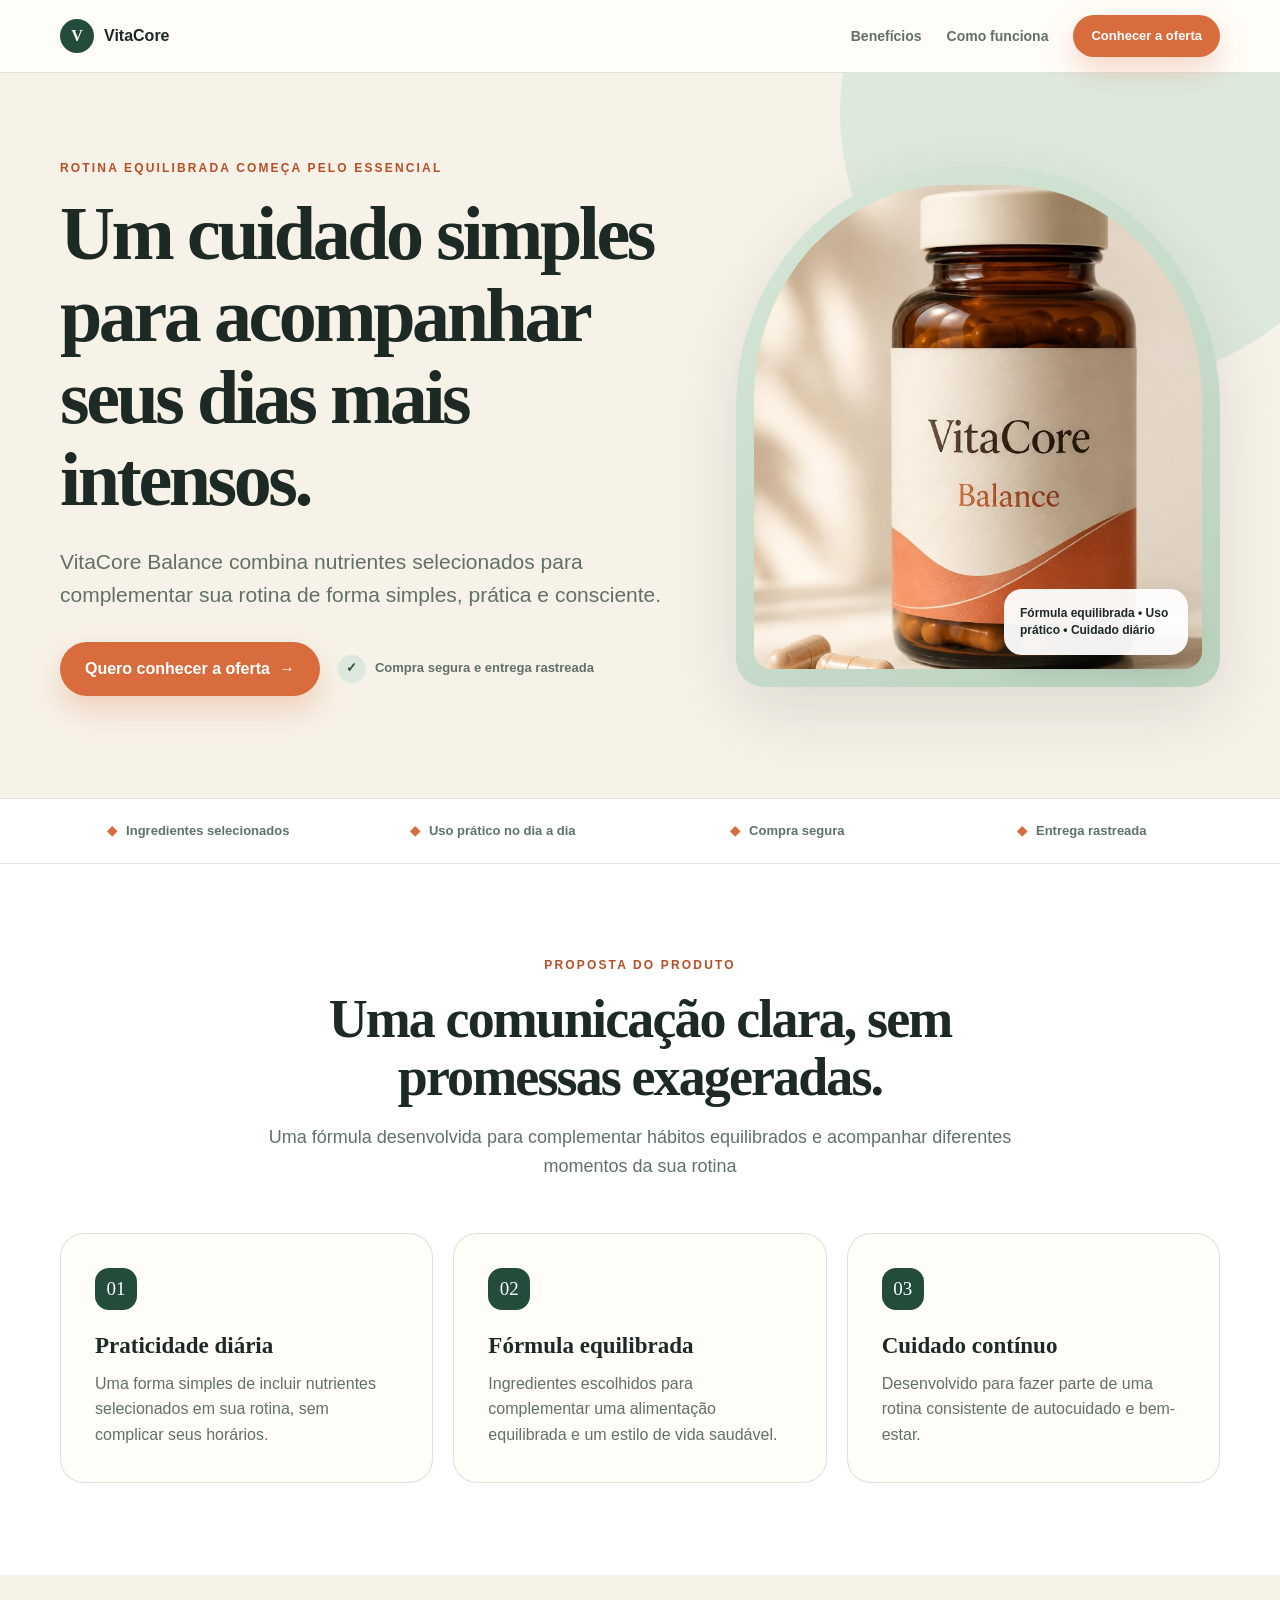
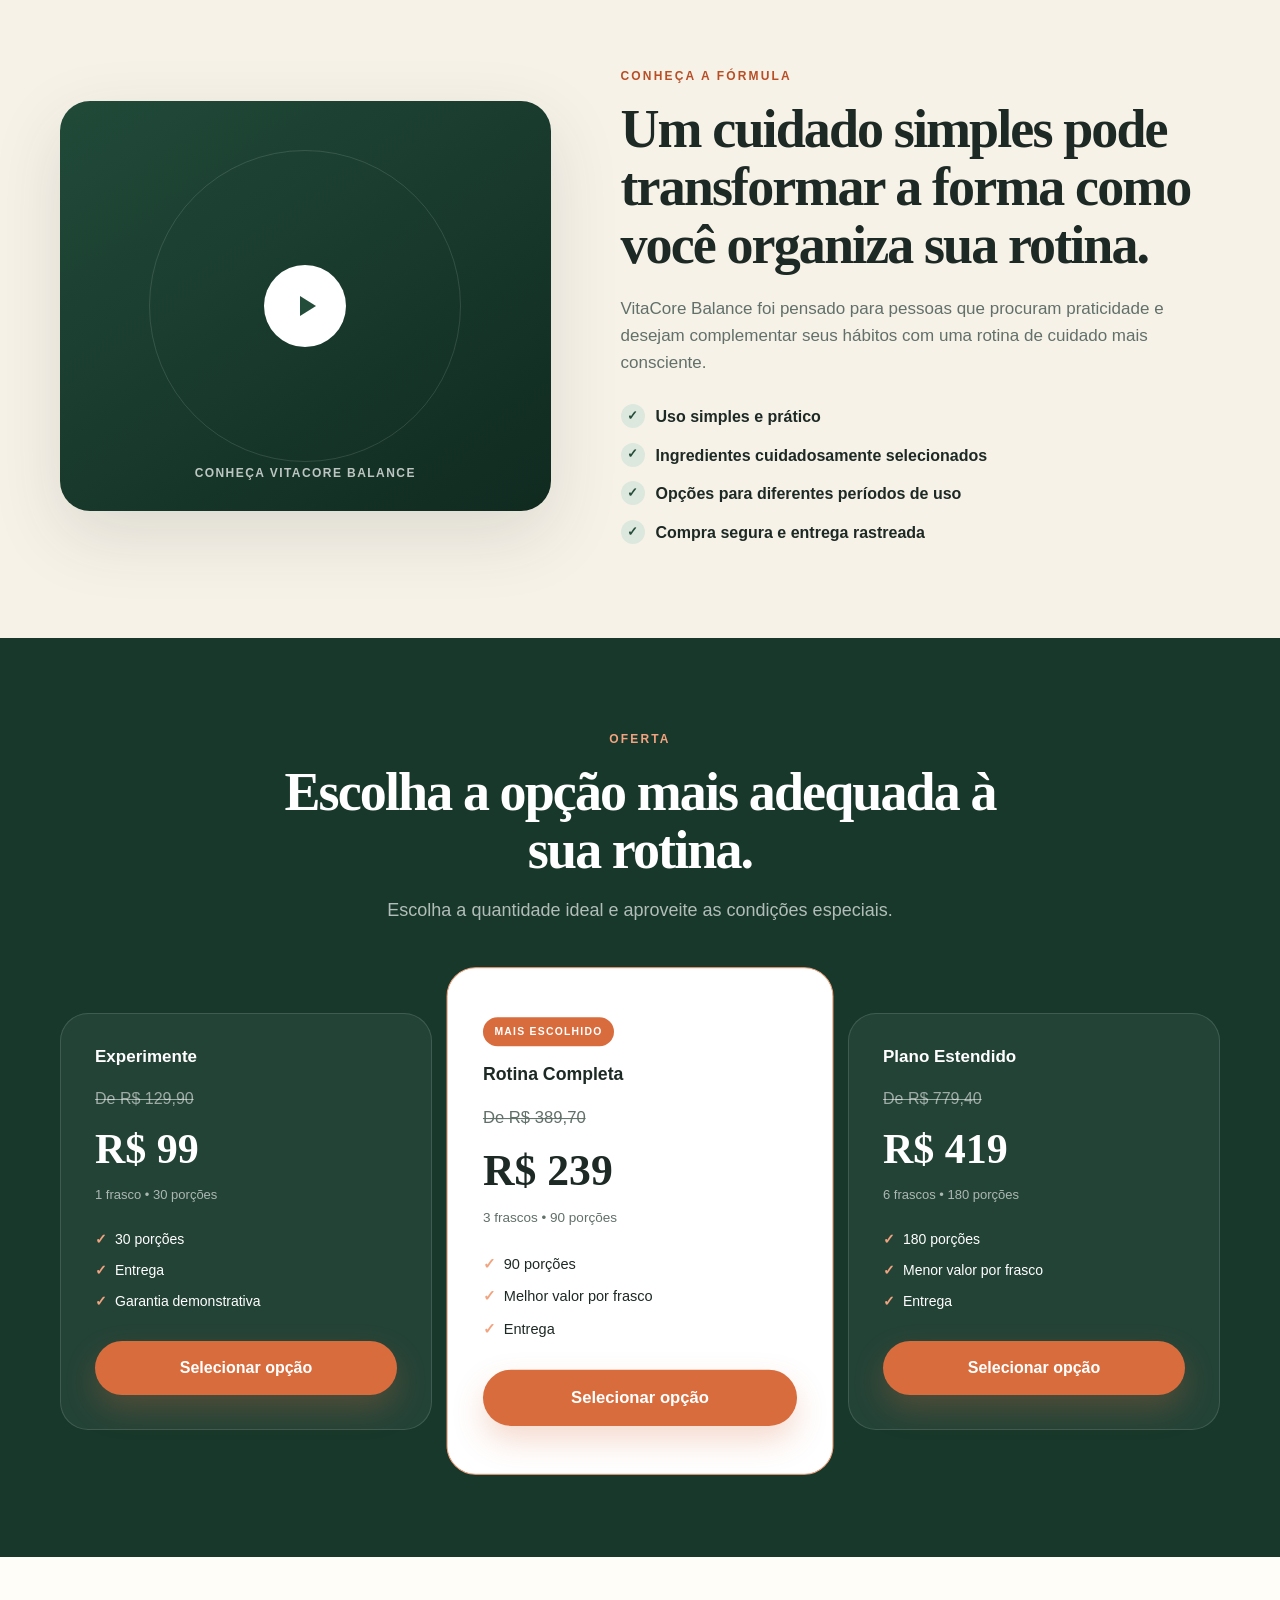
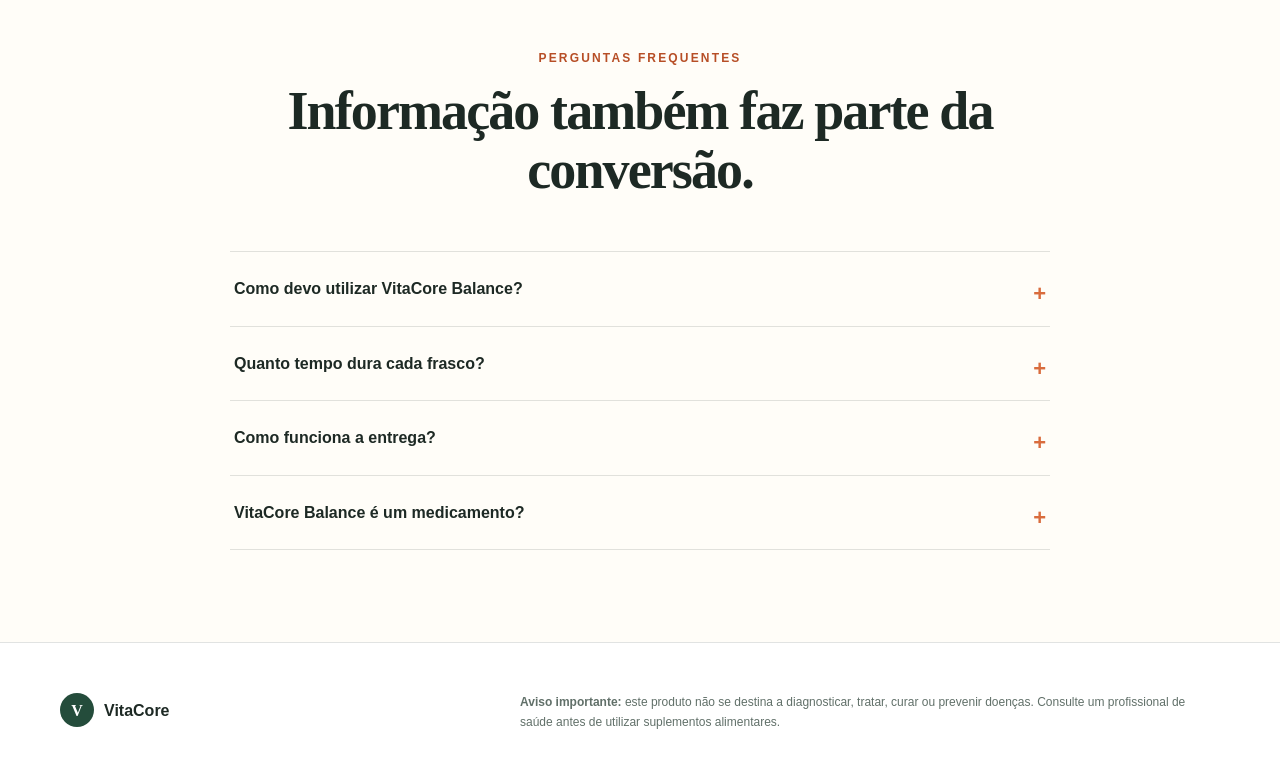
<file: index.html>
<!DOCTYPE html>
<html lang="pt-BR">
<head>
  <meta charset="UTF-8">
  <meta name="viewport" content="width=device-width, initial-scale=1.0">
  <meta name="description" content="Sales Page demonstrativa do VitaCore Balance.">

  <title>VitaCore Balance — Sales Page</title>

  <link rel="preconnect" href="https://fonts.googleapis.com">
  <link rel="preconnect" href="https://fonts.gstatic.com" crossorigin>
  <link rel="stylesheet" href="assets/css/styles.css">
</head>

<body>
  
  <header class="nav">
    <div class="container nav-in">
      <a class="brand" href="#inicio">
        <span class="mark">V</span>
        <span>VitaCore</span>
      </a>

      <nav class="links" aria-label="Navegação principal">
        <a href="#beneficios">Benefícios</a>
        <a href="#como-funciona">Como funciona</a>

        <a class="btn small" href="#oferta">
          Conhecer a oferta
        </a>
      </nav>
    </div>
  </header>

  <main>
    <!-- Seção inicial -->
    <section class="hero" id="inicio">
      <div class="container hero-grid">
        <div class="hero-copy">
          <p class="eyebrow">
            Rotina equilibrada começa pelo essencial
          </p>

          <h1>
            Um cuidado simples para acompanhar seus dias mais intensos.
          </h1>

          <p class="lead">
            VitaCore Balance combina nutrientes selecionados para complementar sua rotina de forma simples, prática e consciente.
          </p>

          <div class="actions">
            <a class="btn" href="#oferta">
              Quero conhecer a oferta
              <span>→</span>
            </a>

            <p class="proof">
              <span>✓</span>
              Compra segura e entrega rastreada
            </p>
          </div>
        </div>

        <div class="product">
          <img
            src="assets/images/vitacore-produto.jpg"
            alt="Frasco do suplemento fictício VitaCore Balance"
          >

          <p class="float">
            Fórmula equilibrada • Uso prático • Cuidado diário
          </p>
        </div>
      </div>
    </section>

    <!-- Faixa de informações -->
    <div class="trust">
      <div class="container trust-grid">
        <p><span>◆</span> Ingredientes selecionados</p>
        <p><span>◆</span> Uso prático no dia a dia</p>
        <p><span>◆</span> Compra segura</p>
        <p><span>◆</span> Entrega rastreada</p>
      </div>
    </div>

    <!-- Benefícios -->
    <section class="benefits" id="beneficios">
      <div class="container">
        <header class="head">
          <p class="eyebrow">Proposta do produto</p>

          <h2>
            Uma comunicação clara, sem promessas exageradas.
          </h2>

          <p>
            Uma fórmula desenvolvida para complementar hábitos equilibrados e acompanhar diferentes momentos da sua rotina
          </p>
        </header>

        <div class="cards">
          <article class="card">
            <span class="number">01</span>

            <h3>Praticidade diária</h3>

            <p>
              Uma forma simples de incluir nutrientes selecionados em sua
              rotina, sem complicar seus horários.
            </p>
          </article>

          <article class="card">
            <span class="number">02</span>

            <h3>Fórmula equilibrada</h3>

            <p>
              Ingredientes escolhidos para complementar uma alimentação
              equilibrada e um estilo de vida saudável.
            </p>
          </article>

          <article class="card">
            <span class="number">03</span>

            <h3>Cuidado contínuo</h3>

            <p>
              Desenvolvido para fazer parte de uma rotina consistente de
              autocuidado e bem-estar.
            </p>
          </article>
        </div>
      </div>
    </section>

    <!-- Área da VSL -->
    <section class="story" id="como-funciona">
      <div class="container story-grid">
        <div class="video">
          <button
            class="play"
            id="play"
            type="button"
            aria-label="Reproduzir apresentação demonstrativa"
          ></button>

          <p class="video-label">
            Conheça VitaCore Balance
          </p>
        </div>

        <div class="copy">
          <p class="eyebrow">Conheça a fórmula</p>
          <h2>
            Um cuidado simples pode transformar a forma como você organiza sua rotina.
          </h2>

          <p>
            VitaCore Balance foi pensado para pessoas que procuram praticidade
            e desejam complementar seus hábitos com uma rotina de cuidado mais
            consciente.
          </p>

          <ul class="checks">
            <li>Uso simples e prático</li>
            <li>Ingredientes cuidadosamente selecionados</li>
            <li>Opções para diferentes períodos de uso</li>
            <li>Compra segura e entrega rastreada</li>
          </ul>
        </div>
      </div>
    </section>

    <!-- Ofertas -->
    <section class="offer" id="oferta">
      <div class="container">
        <header class="head">
          <p class="eyebrow">Oferta</p>

          <h2>
            Escolha a opção mais adequada à sua rotina.
          </h2>

          <p>Escolha a quantidade ideal e aproveite as condições especiais.</p>
        </header>

        <div class="offers">
          <article class="offer-card">
            <h3>Experimente</h3>

            <p class="old">De R$ 129,90</p>
            <p class="price">R$ 99</p>
            <p class="note">1 frasco • 30 porções</p>

            <ul>
              <li>30 porções</li>
              <li>Entrega</li>
              <li>Garantia demonstrativa</li>
            </ul>

            <button
              class="btn choose"
              type="button"
              data-plan="1"
            >
              Selecionar opção
            </button>
          </article>

          <article class="offer-card featured">
            <span class="tag">Mais escolhido</span>

            <h3>Rotina Completa</h3>

            <p class="old">De R$ 389,70</p>
            <p class="price">R$ 239</p>
            <p class="note">3 frascos • 90 porções</p>

            <ul>
              <li>90 porções</li>
              <li>Melhor valor por frasco</li>
              <li>Entrega</li>
            </ul>

            <button
              class="btn choose"
              type="button"
              data-plan="3"
            >
              Selecionar opção
            </button>
          </article>

          <article class="offer-card">
            <h3>Plano Estendido</h3>

            <p class="old">De R$ 779,40</p>
            <p class="price">R$ 419</p>
            <p class="note">6 frascos • 180 porções</p>

            <ul>
              <li>180 porções</li>
              <li>Menor valor por frasco</li>
              <li>Entrega</li>
            </ul>

            <button
              class="btn choose"
              type="button"
              data-plan="6"
            >
              Selecionar opção
            </button>
          </article>
        </div>
      </div>
    </section>

    <!-- Perguntas frequentes -->
    <section class="faq">
      <div class="container">
        <header class="head">
          <p class="eyebrow">Perguntas frequentes</p>

          <h2>
            Informação também faz parte da conversão.
          </h2>
        </header>

        <div class="faq-list">
          <details>
            <summary>Como devo utilizar VitaCore Balance?</summary>

            <p>
              Siga as orientações presentes no rótulo e consulte um profissional
              de saúde antes de iniciar o uso de qualquer suplemento.
            </p>
          </details>

          <details>
            <summary>Quanto tempo dura cada frasco?</summary>

            <p>
              Considerando a sugestão de uso apresentada no rótulo, cada frasco
              contém aproximadamente 30 porções.
            </p>
          </details>

          <details>
            <summary>Como funciona a entrega?</summary>

            <p>
              Após a confirmação do pedido, você receberá as informações para
              acompanhar o envio pelo e-mail cadastrado.
            </p>
          </details>

          <details>
            <summary>VitaCore Balance é um medicamento?</summary>

            <p>
              Não. VitaCore Balance é apresentado como suplemento alimentar e
              não substitui medicamentos, alimentação equilibrada ou orientação
              profissional.
            </p>
          </details>
        </div>
      </div>
    </section>
  </main>

  <footer>
    <div class="container footer">
      <a class="brand" href="#inicio">
        <span class="mark">V</span>
        <span>VitaCore</span>
      </a>

      <p>
        <strong>Aviso importante:</strong> este produto não se destina a
        diagnosticar, tratar, curar ou prevenir doenças. Consulte um
        profissional de saúde antes de utilizar suplementos alimentares.
      </p>
    </div>
  </footer>

  <!-- Aviso exibido pelos botões -->
  <div
    class="toast"
    id="toast"
    role="status"
    aria-live="polite"
  ></div>

  <!-- JavaScript do projeto -->
  <script src="assets/js/campaign.js"></script>
  <script src="assets/js/main.js"></script>
</body>
</html>
</file>
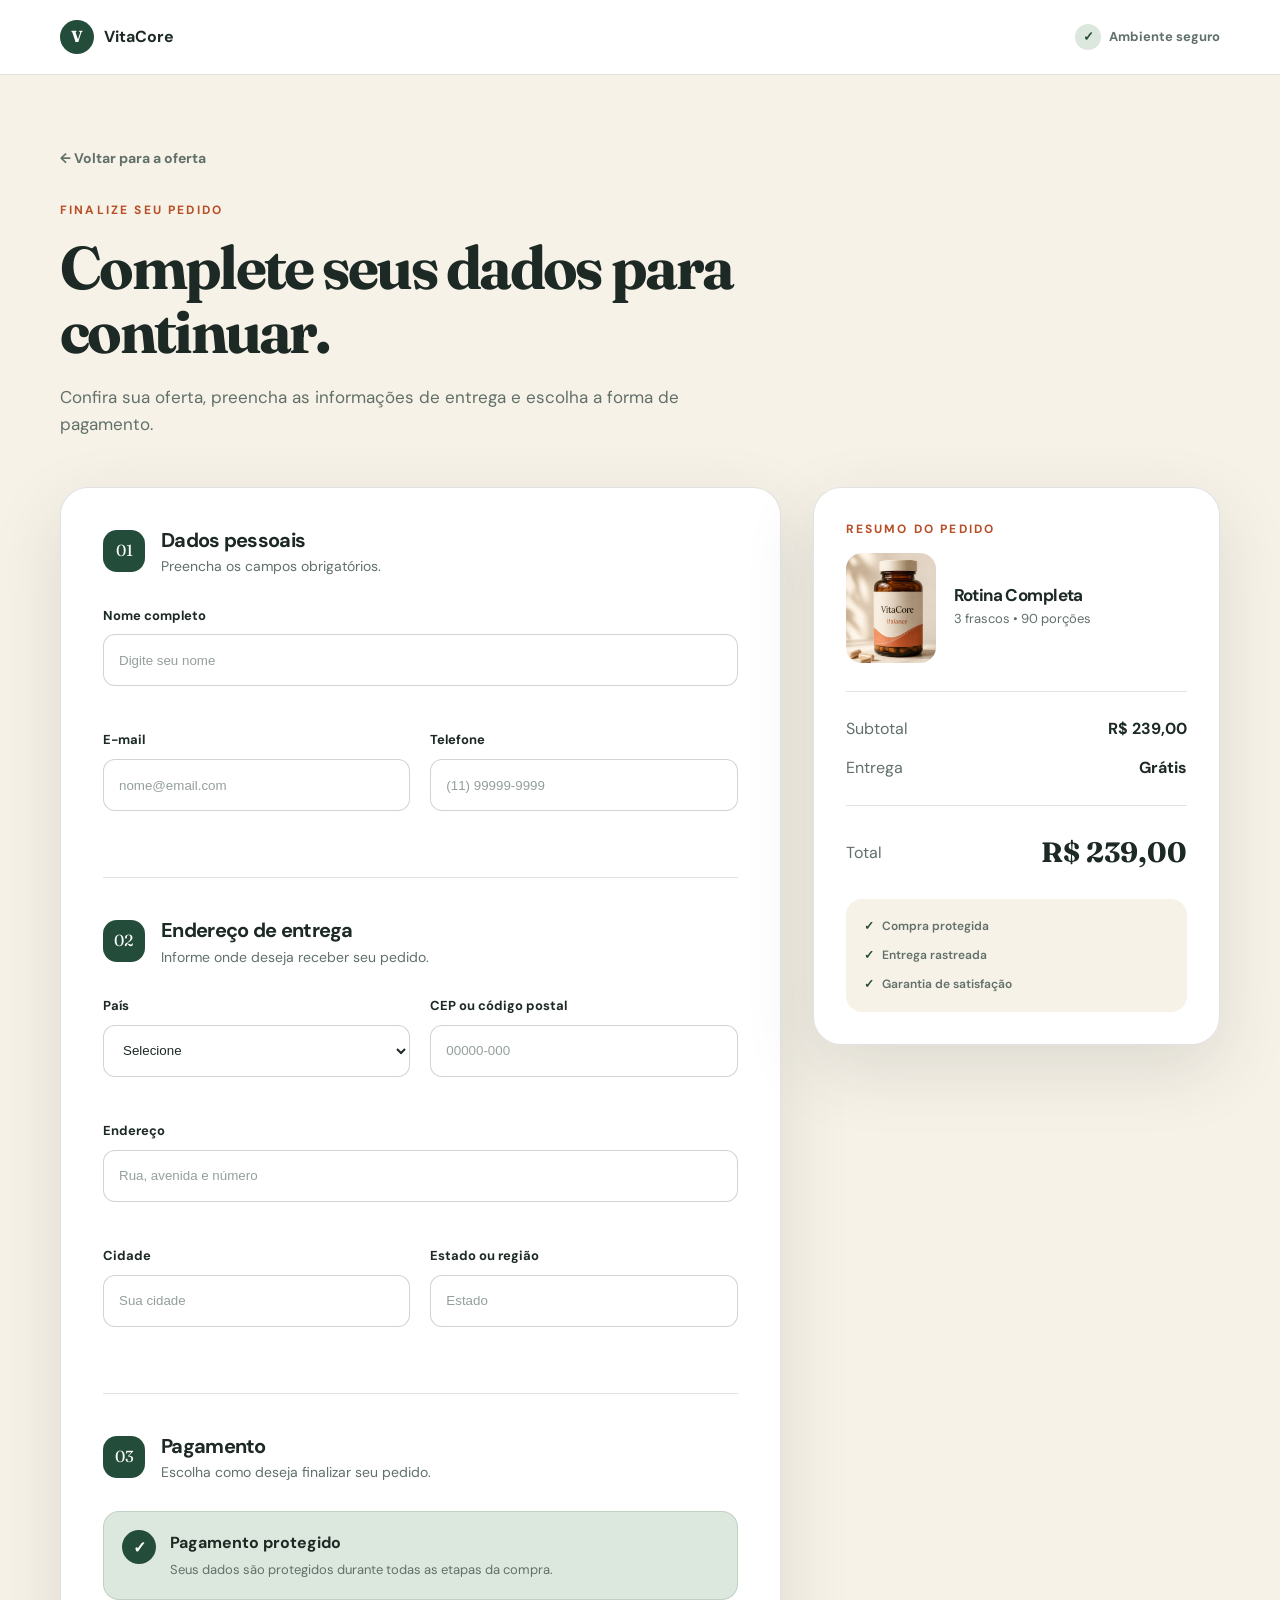
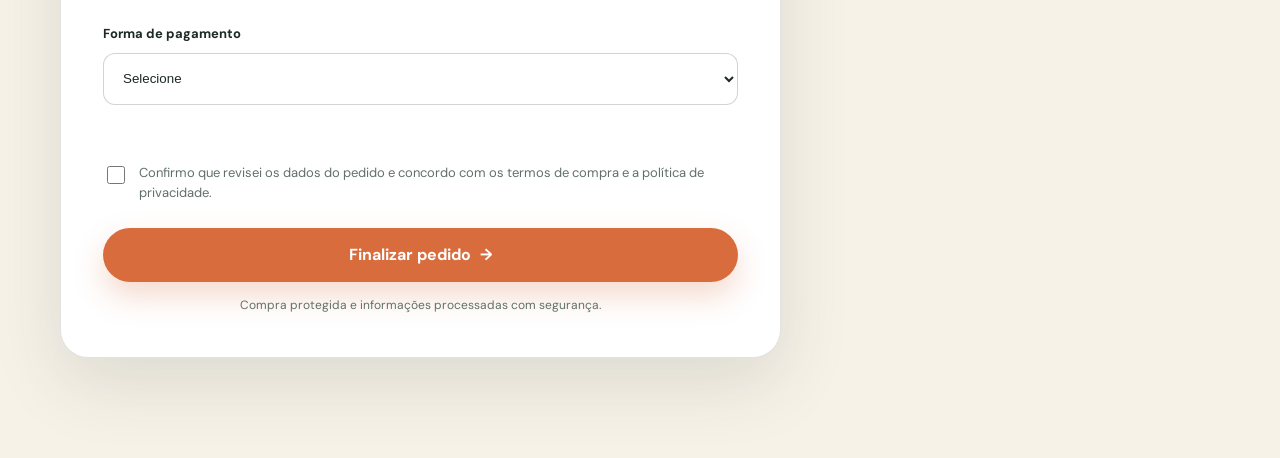
<file: checkout.html>
<!DOCTYPE html>
<html lang="pt-BR">
<head>
  <meta charset="UTF-8">
  <meta name="viewport" content="width=device-width, initial-scale=1.0">
  <meta name="description" content="Finalize seu pedido VitaCore Balance com segurança.">

  <title>Checkout — VitaCore Balance</title>

  <link rel="preconnect" href="https://fonts.googleapis.com">
  <link rel="preconnect" href="https://fonts.gstatic.com" crossorigin>

  <link
    href="https://fonts.googleapis.com/css2?family=DM+Sans:wght@400;500;600;700&family=Fraunces:opsz,wght@9..144,600;9..144,700&display=swap"
    rel="stylesheet"
  >

  <link rel="stylesheet" href="assets/css/styles.css">
  <link rel="stylesheet" href="assets/css/checkout.css">
</head>

<body>
  <header class="checkout-header">
    <div class="container checkout-header-content">
      <a class="brand" href="index.html">
        <span class="mark">V</span>
        <span>VitaCore</span>
      </a>

      <p class="secure-message">
        <span>✓</span>
        Ambiente seguro
      </p>
    </div>
  </header>

  <main class="checkout-page">
    <div class="container">
      <div class="checkout-heading">
        <a class="back-link" href="index.html">
          ← Voltar para a oferta
        </a>

        <p class="eyebrow">Finalize seu pedido</p>

        <h1>Complete seus dados para continuar.</h1>

        <p>
          Confira sua oferta, preencha as informações de entrega
          e escolha a forma de pagamento.
        </p>
      </div>

      <div class="checkout-layout">
        <section class="checkout-form-card">
          <form id="checkout-form" novalidate>
            <!-- Dados pessoais -->

            <div class="form-section">
              <div class="form-section-heading">
                <span>01</span>

                <div>
                  <h2>Dados pessoais</h2>
                  <p>Preencha os campos obrigatórios.</p>
                </div>
              </div>

              <div class="form-grid">
                <div class="form-group full">
                  <label for="name">Nome completo</label>

                  <input
                    type="text"
                    id="name"
                    name="name"
                    autocomplete="name"
                    placeholder="Digite seu nome"
                    required
                  >

                  <small
                    class="error-message"
                    id="name-error"
                  ></small>
                </div>

                <div class="form-group">
                  <label for="email">E-mail</label>

                  <input
                    type="email"
                    id="email"
                    name="email"
                    autocomplete="email"
                    placeholder="nome@email.com"
                    required
                  >

                  <small
                    class="error-message"
                    id="email-error"
                  ></small>
                </div>

                <div class="form-group">
                  <label for="phone">Telefone</label>

                  <input
                    type="tel"
                    id="phone"
                    name="phone"
                    autocomplete="tel"
                    placeholder="(11) 99999-9999"
                    required
                  >

                  <small
                    class="error-message"
                    id="phone-error"
                  ></small>
                </div>
              </div>
            </div>

            <!-- Endereço -->

            <div class="form-section">
              <div class="form-section-heading">
                <span>02</span>

                <div>
                  <h2>Endereço de entrega</h2>
                  <p>Informe onde deseja receber seu pedido.</p>
                </div>
              </div>

              <div class="form-grid">
                <div class="form-group">
                  <label for="country">País</label>

                  <select id="country" name="country" required>
                    <option value="">Selecione</option>
                    <option value="BR">Brasil</option>
                    <option value="US">Estados Unidos</option>
                    <option value="PT">Portugal</option>
                  </select>

                  <small
                    class="error-message"
                    id="country-error"
                  ></small>
                </div>

                <div class="form-group">
                  <label for="postal-code">CEP ou código postal</label>

                  <input
                    type="text"
                    id="postal-code"
                    name="postalCode"
                    autocomplete="postal-code"
                    placeholder="00000-000"
                    required
                  >

                  <small
                    class="error-message"
                    id="postal-code-error"
                  ></small>
                </div>

                <div class="form-group full">
                  <label for="address">Endereço</label>

                  <input
                    type="text"
                    id="address"
                    name="address"
                    autocomplete="street-address"
                    placeholder="Rua, avenida e número"
                    required
                  >

                  <small
                    class="error-message"
                    id="address-error"
                  ></small>
                </div>

                <div class="form-group">
                  <label for="city">Cidade</label>

                  <input
                    type="text"
                    id="city"
                    name="city"
                    autocomplete="address-level2"
                    placeholder="Sua cidade"
                    required
                  >

                  <small
                    class="error-message"
                    id="city-error"
                  ></small>
                </div>

                <div class="form-group">
                  <label for="state">Estado ou região</label>

                  <input
                    type="text"
                    id="state"
                    name="state"
                    autocomplete="address-level1"
                    placeholder="Estado"
                    required
                  >

                  <small
                    class="error-message"
                    id="state-error"
                  ></small>
                </div>
              </div>
            </div>

            <!-- Pagamento -->

            <div class="form-section">
              <div class="form-section-heading">
                <span>03</span>

                <div>
                  <h2>Pagamento</h2>
                  <p>Escolha como deseja finalizar seu pedido.</p>
                </div>
              </div>

              <div class="payment-notice">
                <div class="payment-icon">✓</div>

                <div>
                  <strong>Pagamento protegido</strong>

                  <p>
                    Seus dados são protegidos durante todas as etapas
                    da compra.
                  </p>
                </div>
              </div>

              <div class="form-group">
                <label for="payment-method">
                  Forma de pagamento
                </label>

                <select
                  id="payment-method"
                  name="paymentMethod"
                  required
                >
                  <option value="">Selecione</option>
                  <option value="credit-card">Cartão de crédito</option>
                  <option value="pix">Pix</option>
                </select>

                <small
                  class="error-message"
                  id="payment-method-error"
                ></small>
              </div>
            </div>

            <!-- Termos -->

            <div class="terms-field">
              <input
                type="checkbox"
                id="terms"
                name="terms"
                required
              >

              <label for="terms">
                Confirmo que revisei os dados do pedido e concordo
                com os termos de compra e a política de privacidade.
              </label>
            </div>

            <small
              class="error-message"
              id="terms-error"
            ></small>

            <button class="btn checkout-button" type="submit">
              Finalizar pedido
              <span>→</span>
            </button>

            <p class="form-security">
              Compra protegida e informações processadas com segurança.
            </p>
          </form>
        </section>

        <!-- Resumo do pedido -->

        <aside class="order-summary">
          <p class="eyebrow">Resumo do pedido</p>

          <div class="summary-product">
            <img
              src="assets/images/vitacore-produto.jpg"
              alt="Frasco do suplemento VitaCore Balance"
            >

            <div>
              <h2 id="summary-plan">Rotina Completa</h2>

              <p id="summary-description">
                3 frascos • 90 porções
              </p>
            </div>
          </div>

          <div class="summary-lines">
            <div>
              <span>Subtotal</span>
              <strong id="summary-subtotal">R$ 239,00</strong>
            </div>

            <div>
              <span>Entrega</span>
              <strong>Grátis</strong>
            </div>
          </div>

          <div class="summary-total">
            <span>Total</span>
            <strong id="summary-total">R$ 239,00</strong>
          </div>

          <div class="summary-details">
            <p>
              <span>✓</span>
              Compra protegida
            </p>

            <p>
              <span>✓</span>
              Entrega rastreada
            </p>

            <p>
              <span>✓</span>
              Garantia de satisfação
            </p>
          </div>
        </aside>
      </div>
    </div>
  </main>

  <!-- Confirmação -->

  <div
    class="checkout-success"
    id="checkout-success"
    role="status"
    aria-live="polite"
  >
    <div class="success-icon">✓</div>

    <div>
      <strong>Pedido confirmado!</strong>
      <p>Aguarde enquanto preparamos a próxima etapa.</p>
    </div>
  </div>
  <script src="assets/js/campaign.js"></script>
  <script src="assets/js/checkout.js"></script>
</body>
</html>
</file>
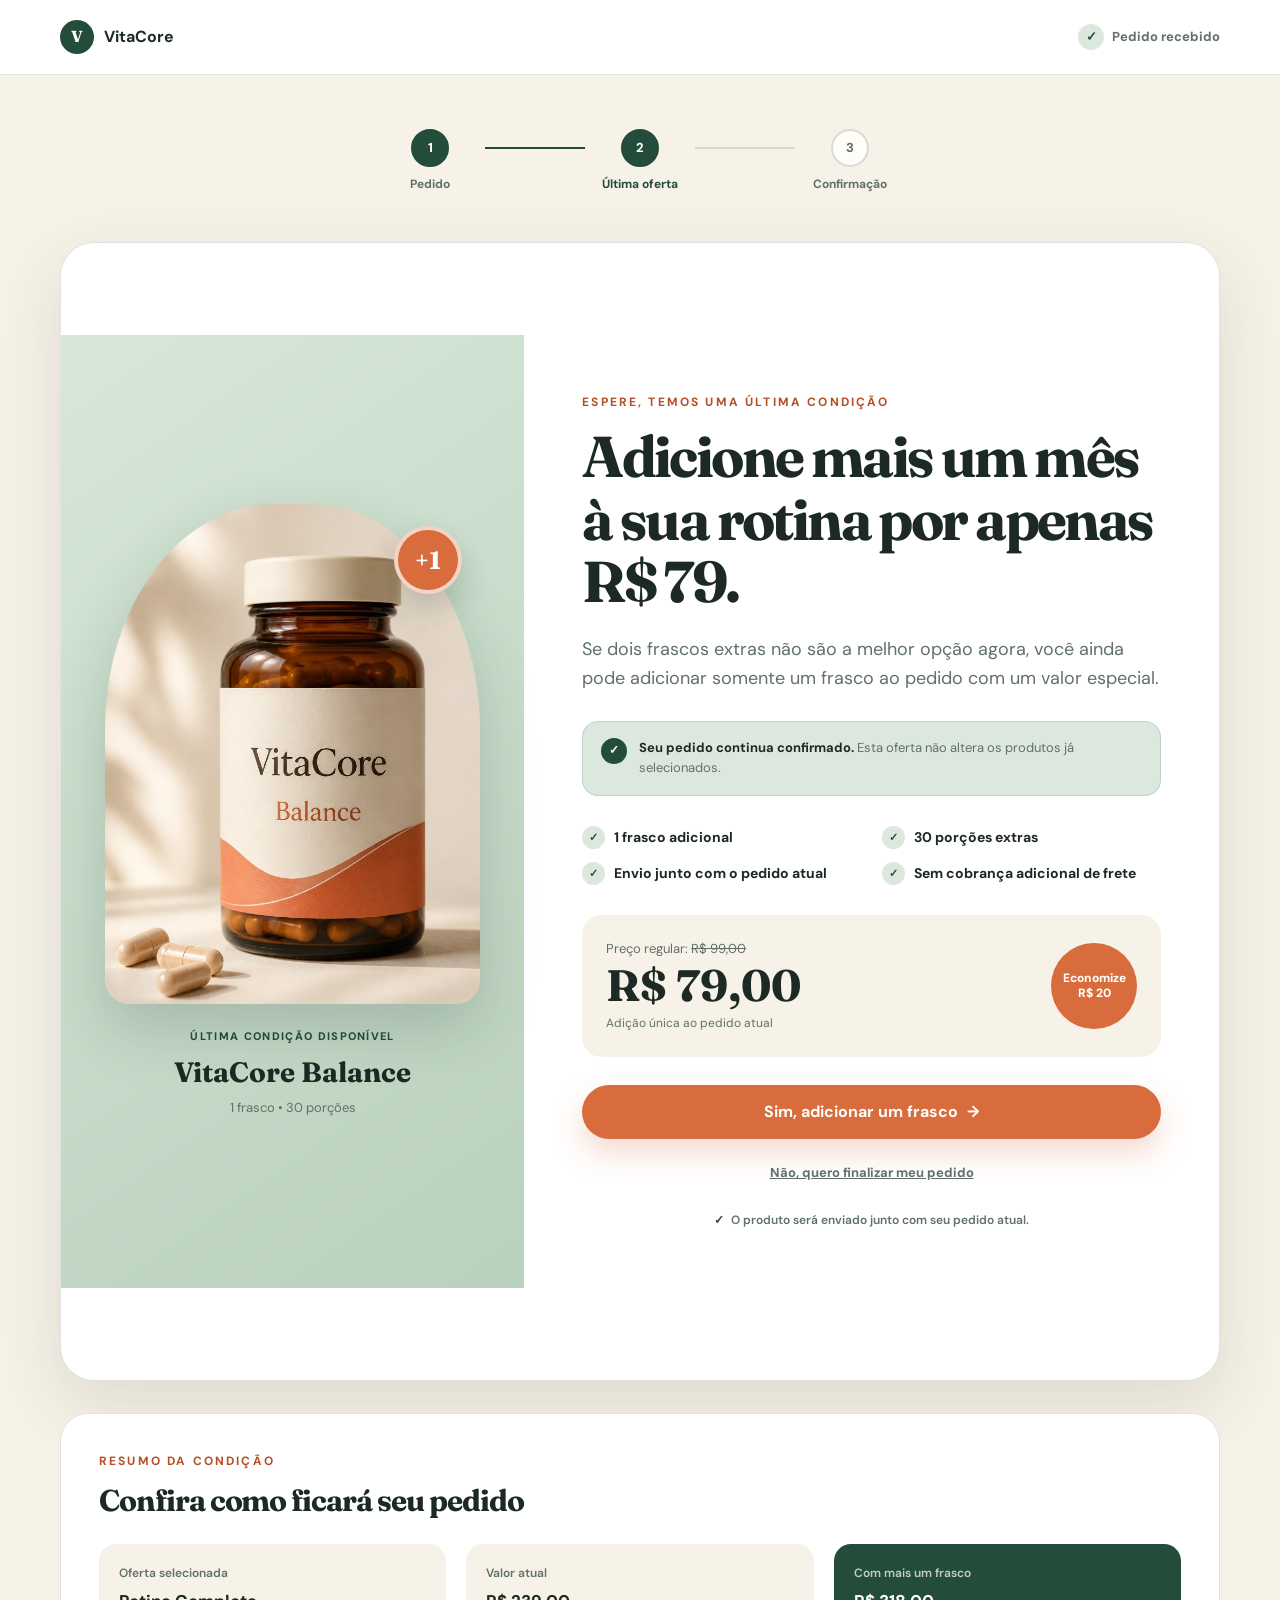
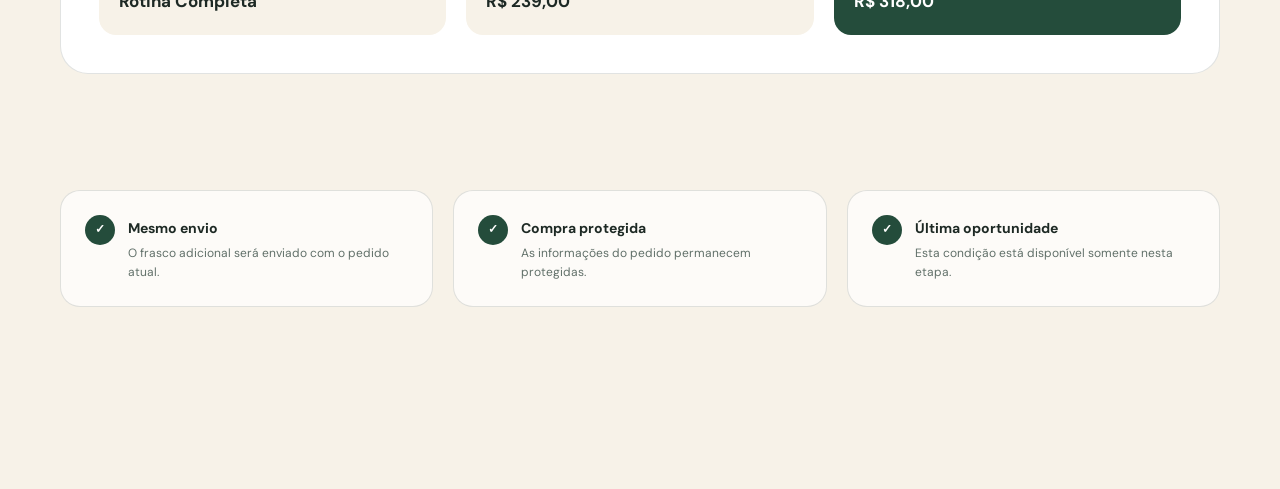
<file: downsell.html>
<!DOCTYPE html>
<html lang="pt-BR">
<head>
  <meta charset="UTF-8">
  <meta name="viewport" content="width=device-width, initial-scale=1.0">

  <meta
    name="description"
    content="Última oferta especial para complementar seu pedido VitaCore Balance."
  >

  <title>Última Oferta — VitaCore Balance</title>

  <link rel="preconnect" href="https://fonts.googleapis.com">
  <link rel="preconnect" href="https://fonts.gstatic.com" crossorigin>

  <link
    href="https://fonts.googleapis.com/css2?family=DM+Sans:wght@400;500;600;700&family=Fraunces:opsz,wght@9..144,600;9..144,700&display=swap"
    rel="stylesheet"
  >

  <link rel="stylesheet" href="assets/css/styles.css">
  <link rel="stylesheet" href="assets/css/downsell.css">
</head>

<body>
  <header class="downsell-header">
    <div class="container downsell-header-content">
      <a class="brand" href="index.html">
        <span class="mark">V</span>
        <span>VitaCore</span>
      </a>

      <p class="order-status">
        <span>✓</span>
        Pedido recebido
      </p>
    </div>
  </header>

  <main class="downsell-page">
    <div class="container">
      <!-- Indicador do progresso da compra -->

      <div class="progress">
        <div class="progress-item completed">
          <span>1</span>
          <p>Pedido</p>
        </div>

        <div class="progress-line completed"></div>

        <div class="progress-item active">
          <span>2</span>
          <p>Última oferta</p>
        </div>

        <div class="progress-line"></div>

        <div class="progress-item">
          <span>3</span>
          <p>Confirmação</p>
        </div>
      </div>

      <!-- Oferta principal -->

      <section class="downsell-card">
        <div class="downsell-product">
          <div class="product-visual">
            <img
              src="assets/images/vitacore-produto.jpg"
              alt="VitaCore Balance"
            >

            <span class="quantity-badge">+1</span>
          </div>

          <div class="product-caption">
            <p>Última condição disponível</p>
            <strong>VitaCore Balance</strong>
            <span>1 frasco • 30 porções</span>
          </div>
        </div>

        <div class="downsell-content">
          <p class="eyebrow">Espere, temos uma última condição</p>

          <h1>
            Adicione mais um mês à sua rotina por apenas R$ 79.
          </h1>

          <p class="downsell-lead">
            Se dois frascos extras não são a melhor opção agora,
            você ainda pode adicionar somente um frasco ao pedido
            com um valor especial.
          </p>

          <div class="customer-order">
            <span>✓</span>

            <p>
              <strong id="customer-name">
                Seu pedido continua confirmado.
              </strong>

              Esta oferta não altera os produtos já selecionados.
            </p>
          </div>

          <ul class="downsell-benefits">
            <li>1 frasco adicional</li>
            <li>30 porções extras</li>
            <li>Envio junto com o pedido atual</li>
            <li>Sem cobrança adicional de frete</li>
          </ul>

          <div class="downsell-pricing">
            <div>
              <p class="regular-price">
                Preço regular:
                <span>R$ 99,00</span>
              </p>

              <p class="special-price">R$ 79,00</p>

              <p class="price-description">
                Adição única ao pedido atual
              </p>
            </div>

            <span class="discount-badge">
              Economize<br>
              R$ 20
            </span>
          </div>

          <button
            class="btn accept-downsell"
            id="accept-downsell"
            type="button"
          >
            Sim, adicionar um frasco
            <span>→</span>
          </button>

          <button
            class="decline-downsell"
            id="decline-downsell"
            type="button"
          >
            Não, quero finalizar meu pedido
          </button>

          <p class="secure-note">
            <span>✓</span>
            O produto será enviado junto com seu pedido atual.
          </p>
        </div>
      </section>

      <!-- Comparação dos valores -->

      <section class="order-preview">
        <header>
          <p class="eyebrow">Resumo da condição</p>
          <h2>Confira como ficará seu pedido</h2>
        </header>

        <div class="order-preview-grid">
          <div>
            <span>Oferta selecionada</span>
            <strong id="current-plan">
              Rotina Completa
            </strong>
          </div>

          <div>
            <span>Valor atual</span>
            <strong id="current-total">
              R$ 239,00
            </strong>
          </div>

          <div class="highlight-total">
            <span>Com mais um frasco</span>
            <strong id="total-with-downsell">
              R$ 318,00
            </strong>
          </div>
        </div>
      </section>

      <!-- Informações de confiança -->

      <section class="downsell-assurance">
        <div>
          <span>✓</span>

          <div>
            <strong>Mesmo envio</strong>

            <p>
              O frasco adicional será enviado com o pedido atual.
            </p>
          </div>
        </div>

        <div>
          <span>✓</span>

          <div>
            <strong>Compra protegida</strong>

            <p>
              As informações do pedido permanecem protegidas.
            </p>
          </div>
        </div>

        <div>
          <span>✓</span>

          <div>
            <strong>Última oportunidade</strong>

            <p>
              Esta condição está disponível somente nesta etapa.
            </p>
          </div>
        </div>
      </section>
    </div>
  </main>

  <!-- Mensagem apresentada após aceitar ou recusar -->

  <div
    class="downsell-message"
    id="downsell-message"
    role="status"
    aria-live="polite"
  >
    <div class="message-icon">✓</div>

    <div>
      <strong id="message-title">
        Oferta adicionada!
      </strong>

      <p id="message-description">
        Estamos atualizando seu pedido.
      </p>
    </div>
  </div>
  <script src="assets/js/campaign.js"></script>
  <script src="assets/js/downsell.js"></script>
</body>
</html>
</file>
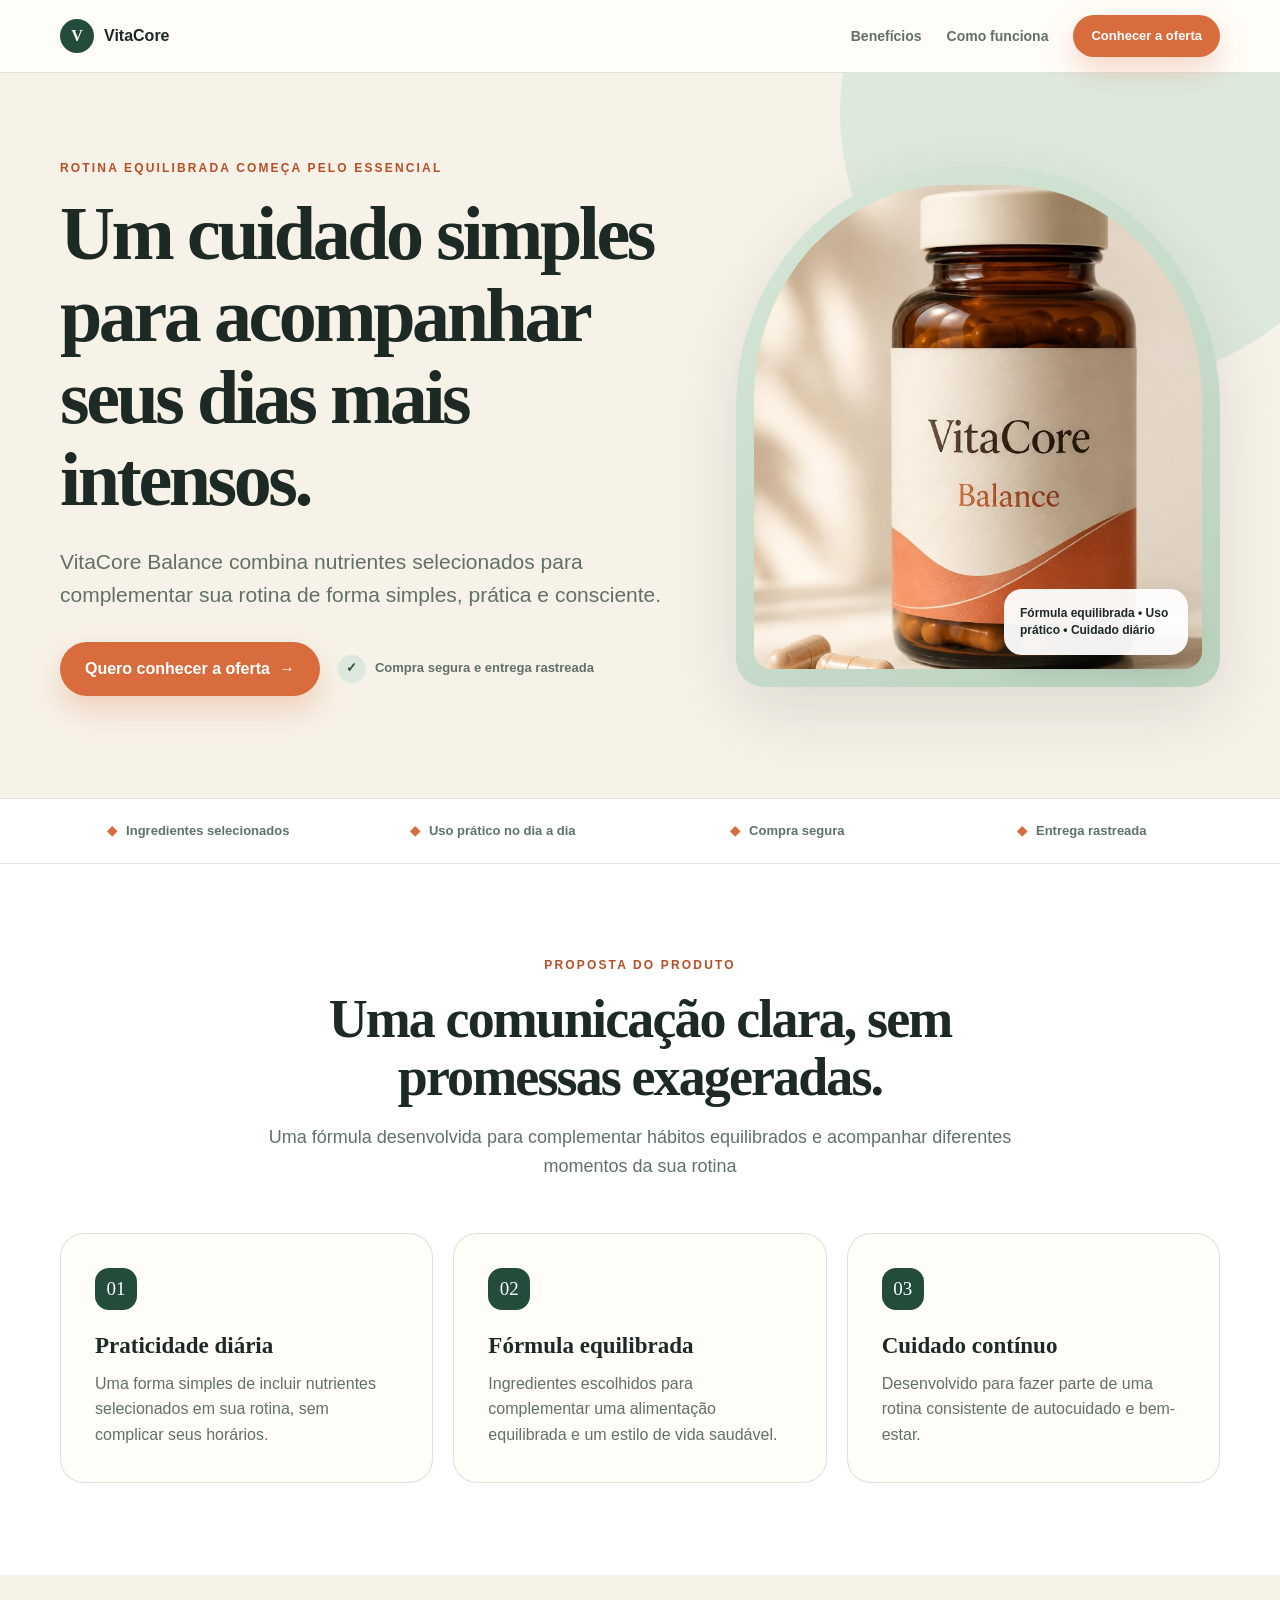
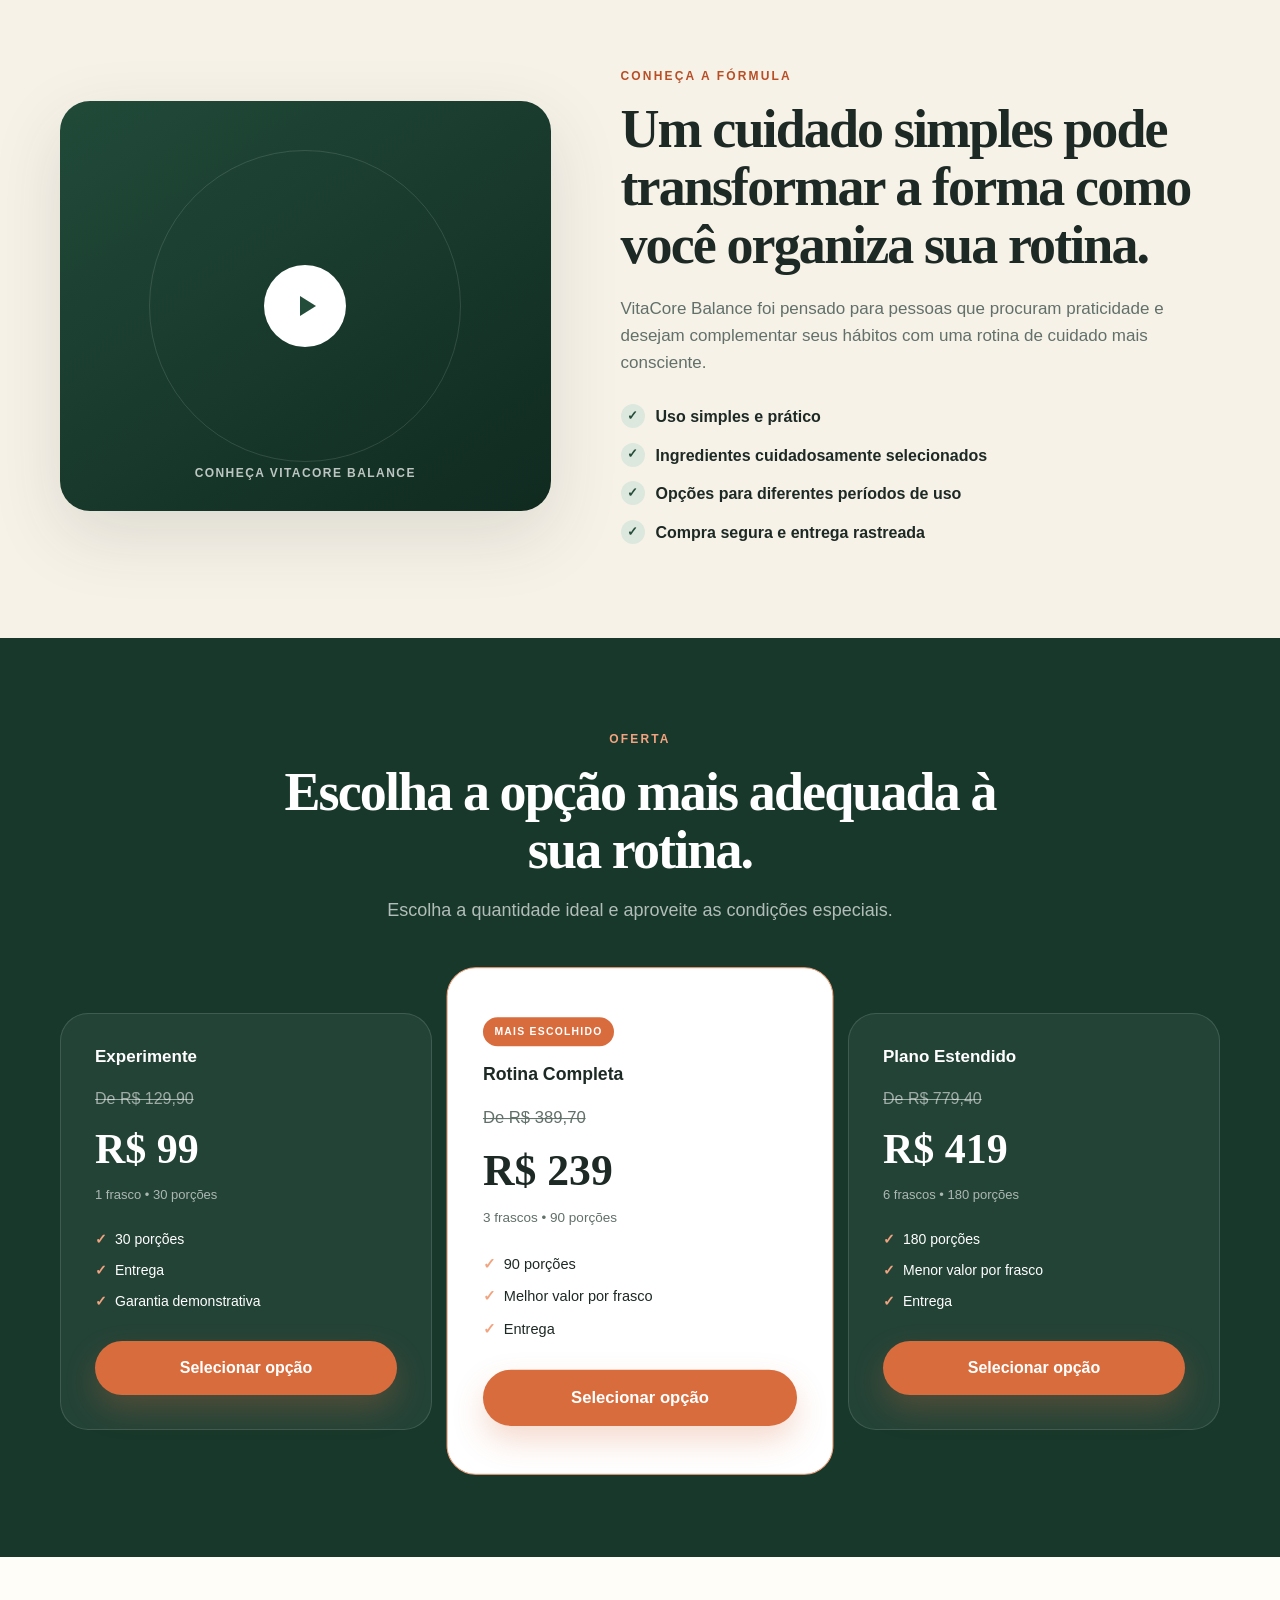
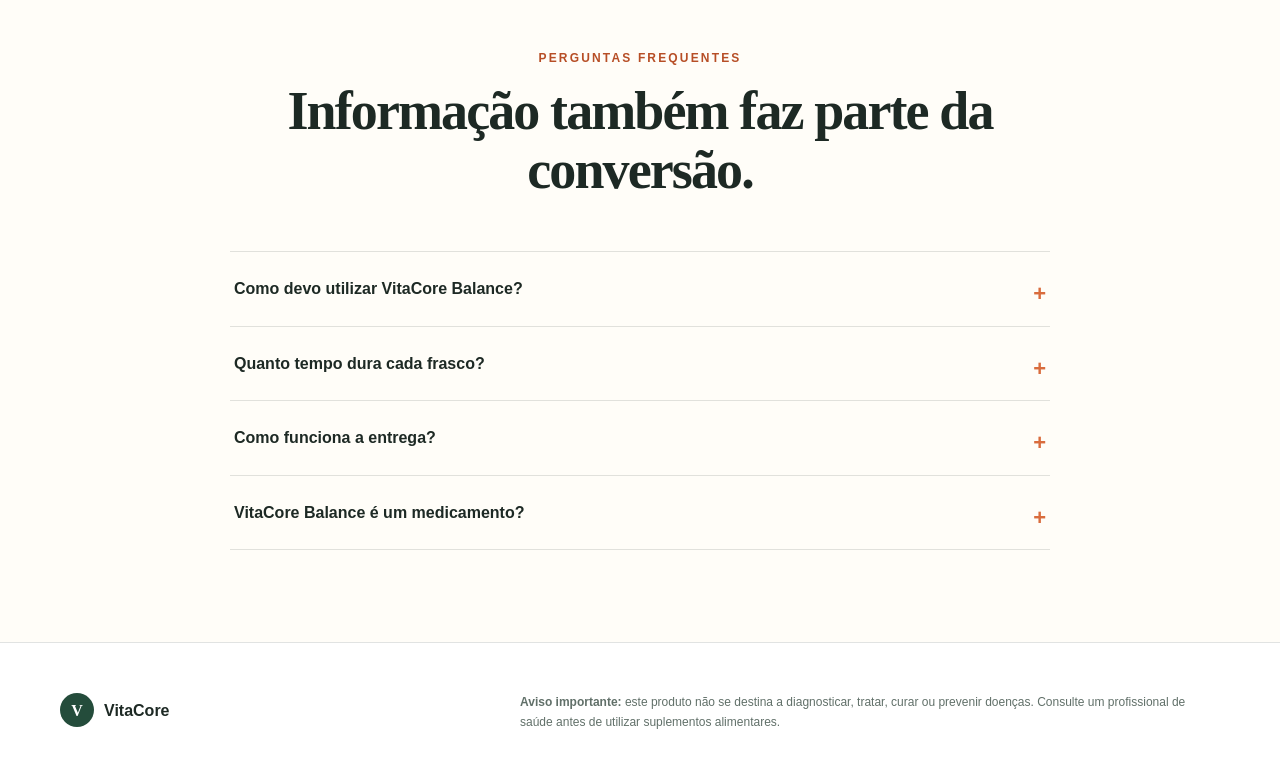
<file: thank-you.html>
<!DOCTYPE html>
<html lang="pt-BR">
<head>
  <meta charset="UTF-8">
  <meta name="viewport" content="width=device-width, initial-scale=1.0">

  <meta
    name="description"
    content="Confirmação do pedido VitaCore Balance."
  >

  <title>Pedido Confirmado — VitaCore Balance</title>

  <link rel="preconnect" href="https://fonts.googleapis.com">
  <link rel="preconnect" href="https://fonts.gstatic.com" crossorigin>

  <link
    href="https://fonts.googleapis.com/css2?family=DM+Sans:wght@400;500;600;700&family=Fraunces:opsz,wght@9..144,600;9..144,700&display=swap"
    rel="stylesheet"
  >

  <link rel="stylesheet" href="assets/css/styles.css">
  <link rel="stylesheet" href="assets/css/thank-you.css">
</head>

<body>
  <header class="thank-you-header">
    <div class="container thank-you-header-content">
      <a class="brand" href="index.html">
        <span class="mark">V</span>
        <span>VitaCore</span>
      </a>

      <p class="order-status">
        <span>✓</span>
        Pedido confirmado
      </p>
    </div>
  </header>

  <main class="thank-you-page">
    <div class="container">
      <!-- Progresso concluído -->

      <div class="progress">
        <div class="progress-item completed">
          <span>✓</span>
          <p>Pedido</p>
        </div>

        <div class="progress-line completed"></div>

        <div class="progress-item completed">
          <span>✓</span>
          <p>Ofertas</p>
        </div>

        <div class="progress-line completed"></div>

        <div class="progress-item completed">
          <span>✓</span>
          <p>Confirmação</p>
        </div>
      </div>

      <!-- Confirmação principal -->

      <section class="confirmation-card">
        <div class="confirmation-content">
          <div class="confirmation-icon">✓</div>

          <p class="eyebrow">Pedido realizado com sucesso</p>

          <h1>
            Obrigada pela sua compra,
            <span id="customer-name">Cliente</span>!
          </h1>

          <p class="confirmation-lead">
            Seu pedido foi recebido e já está sendo preparado.
            Confira abaixo todos os detalhes da compra.
          </p>

          <div class="order-identification">
            <div>
              <span>Número do pedido</span>
              <strong id="order-number">VTC-000000</strong>
            </div>

            <div>
              <span>Data do pedido</span>
              <strong id="order-date">--/--/----</strong>
            </div>

            <div>
              <span>Status</span>
              <strong class="status-approved">Confirmado</strong>
            </div>
          </div>
        </div>

        <div class="confirmation-product">
          <img
            src="assets/images/vitacore-produto.jpg"
            alt="VitaCore Balance"
          >

          <p>Seu pedido VitaCore está confirmado.</p>
        </div>
      </section>

      <!-- Resumo completo -->

      <section class="final-order">
        <header class="section-heading">
          <p class="eyebrow">Resumo final</p>
          <h2>Detalhes do pedido</h2>
        </header>

        <div class="order-items">
          <!-- Produto principal -->

          <article class="order-item">
            <div class="item-image">
              <img
                src="assets/images/vitacore-produto.jpg"
                alt="VitaCore Balance"
              >
            </div>

            <div class="item-information">
              <p class="item-label">Oferta principal</p>
              <h3 id="main-plan">Rotina Completa</h3>

              <p id="main-description">
                3 frascos • 90 porções
              </p>
            </div>

            <div class="item-value">
              <span id="main-quantity">3 unidades</span>
              <strong id="main-total">R$ 239,00</strong>
            </div>
          </article>

          <!-- Upsell -->

          <article class="order-item" id="upsell-item">
            <div class="item-image">
              <img
                src="assets/images/vitacore-produto.jpg"
                alt="VitaCore Balance adicional"
              >
            </div>

            <div class="item-information">
              <p class="item-label">Oferta adicional</p>
              <h3>VitaCore Balance</h3>
              <p>2 frascos • 60 porções</p>
            </div>

            <div class="item-value">
              <span>2 unidades</span>
              <strong>R$ 149,00</strong>
            </div>
          </article>

          <!-- Downsell -->

          <article class="order-item" id="downsell-item">
            <div class="item-image">
              <img
                src="assets/images/vitacore-produto.jpg"
                alt="VitaCore Balance adicional"
              >
            </div>

            <div class="item-information">
              <p class="item-label">Última oferta</p>
              <h3>VitaCore Balance</h3>
              <p>1 frasco • 30 porções</p>
            </div>

            <div class="item-value">
              <span>1 unidade</span>
              <strong>R$ 79,00</strong>
            </div>
          </article>
        </div>

        <!-- Totais -->

        <div class="order-totals">
          <div>
            <span>Quantidade total</span>
            <strong id="total-quantity">3 frascos</strong>
          </div>

          <div>
            <span>Entrega</span>
            <strong>Grátis</strong>
          </div>

          <div>
            <span>Forma de pagamento</span>
            <strong id="payment-method">Pix</strong>
          </div>

          <div class="grand-total">
            <span>Total do pedido</span>
            <strong id="grand-total">R$ 239,00</strong>
          </div>
        </div>
      </section>

      <!-- Próximos passos -->

      <section class="next-steps">
        <header class="section-heading">
          <p class="eyebrow">Próximos passos</p>
          <h2>O que acontece agora?</h2>
        </header>

        <div class="steps-grid">
          <article>
            <span>01</span>

            <div>
              <h3>Confirmação</h3>

              <p>
                Você receberá a confirmação e os detalhes
                do pedido no e-mail cadastrado.
              </p>
            </div>
          </article>

          <article>
            <span>02</span>

            <div>
              <h3>Preparação</h3>

              <p>
                Os produtos serão separados e preparados
                para o envio.
              </p>
            </div>
          </article>

          <article>
            <span>03</span>

            <div>
              <h3>Rastreamento</h3>

              <p>
                O código de rastreamento será enviado
                assim que o pedido for despachado.
              </p>
            </div>
          </article>
        </div>
      </section>

      <!-- Informações finais -->

      <section class="support-card">
        <div>
          <span class="support-icon">?</span>

          <div>
            <h2>Precisa de ajuda?</h2>

            <p>
              Nossa equipe está disponível para ajudar com
              dúvidas sobre seu pedido.
            </p>
          </div>
        </div>

        <a class="support-link" href="mailto:suporte@vitacore.com">
          suporte@vitacore.com
        </a>
      </section>

      <section class="campaign-summary" aria-labelledby="campaign-title">
        <div class="campaign-summary-heading">
          <span aria-hidden="true">↗</span>

          <div>
            <p class="eyebrow">Origem do pedido</p>
            <h2 id="campaign-title">Dados da campanha</h2>
          </div>
        </div>

        <div class="campaign-details">
          <div>
            <span>Origem</span>
            <strong id="campaign-source">Direto</strong>
          </div>

          <div>
            <span>Campanha</span>
            <strong id="campaign-name">Não informada</strong>
          </div>

          <div>
            <span>Afiliado</span>
            <strong id="campaign-affiliate">Não informado</strong>
          </div>

          <div>
            <span>Plataforma</span>
            <strong id="campaign-platform">Não informada</strong>
          </div>
        </div>
      </section>

      <div class="return-area">
        <a class="btn" href="index.html">
          Voltar para o início
        </a>
      </div>
    </div>
  </main>
  <script src="assets/js/campaign.js"></script>
  <script src="assets/js/thank-you.js"></script>
</body>
</html>
</file>
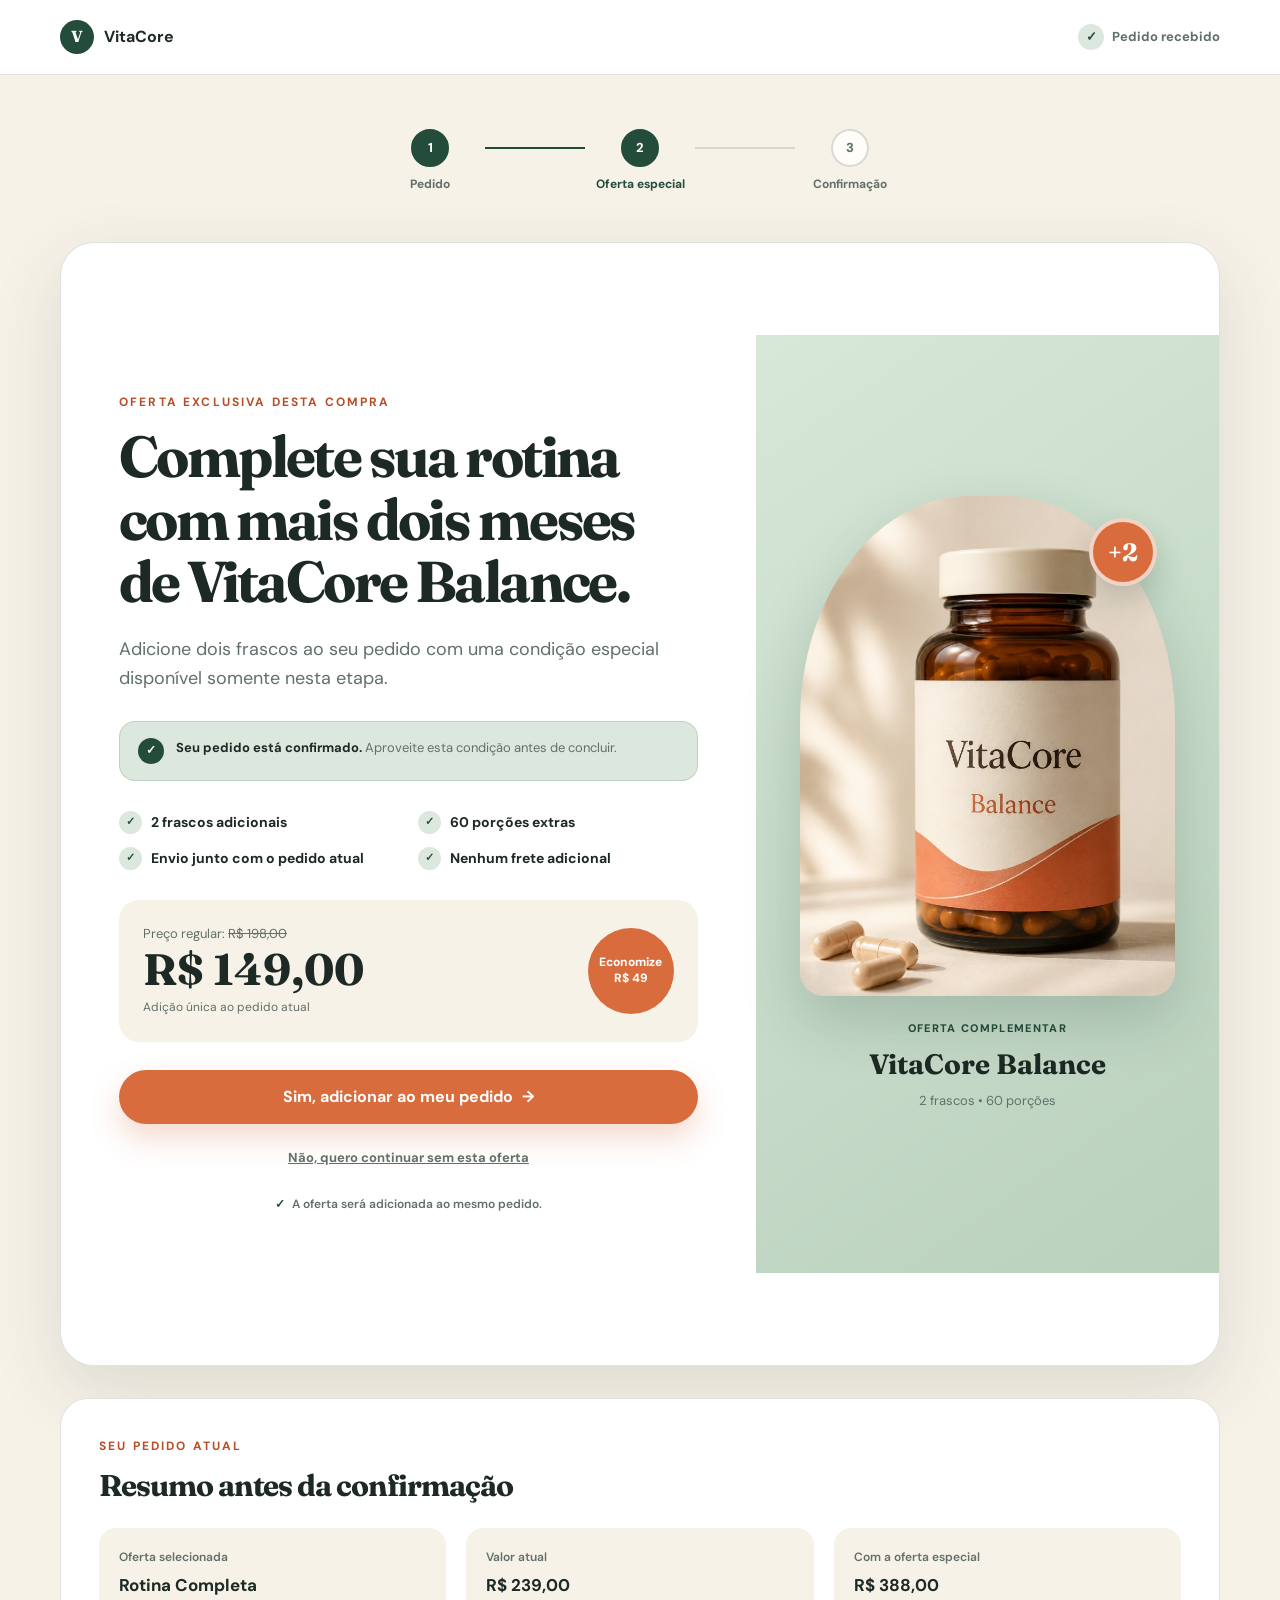
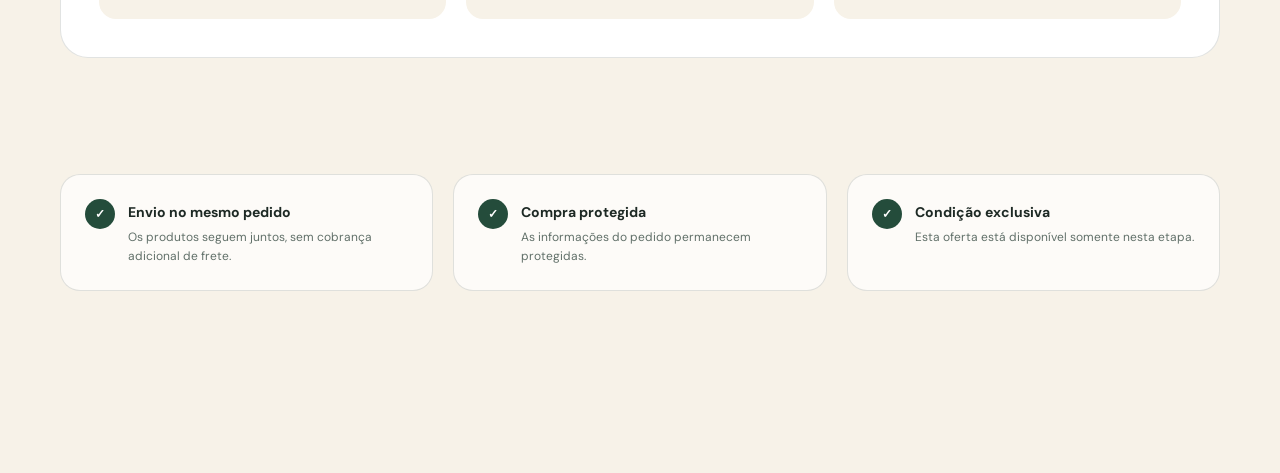
<file: upsell.html>
<!DOCTYPE html>
<html lang="pt-BR">
<head>
  <meta charset="UTF-8">
  <meta name="viewport" content="width=device-width, initial-scale=1.0">

  <meta
    name="description"
    content="Oferta especial VitaCore Balance para complementar seu pedido."
  >

  <title>Oferta Especial — VitaCore Balance</title>

  <link rel="preconnect" href="https://fonts.googleapis.com">
  <link rel="preconnect" href="https://fonts.gstatic.com" crossorigin>

  <link
    href="https://fonts.googleapis.com/css2?family=DM+Sans:wght@400;500;600;700&family=Fraunces:opsz,wght@9..144,600;9..144,700&display=swap"
    rel="stylesheet"
  >

  <link rel="stylesheet" href="assets/css/styles.css">
  <link rel="stylesheet" href="assets/css/upsell.css">
</head>

<body>
  <header class="upsell-header">
    <div class="container upsell-header-content">
      <a class="brand" href="index.html">
        <span class="mark">V</span>
        <span>VitaCore</span>
      </a>

      <p class="order-status">
        <span>✓</span>
        Pedido recebido
      </p>
    </div>
  </header>

  <main class="upsell-page">
    <div class="container">
      <div class="progress">
        <div class="progress-item completed">
          <span>1</span>
          <p>Pedido</p>
        </div>

        <div class="progress-line completed"></div>

        <div class="progress-item active">
          <span>2</span>
          <p>Oferta especial</p>
        </div>

        <div class="progress-line"></div>

        <div class="progress-item">
          <span>3</span>
          <p>Confirmação</p>
        </div>
      </div>

      <section class="upsell-card">
        <div class="upsell-content">
          <p class="eyebrow">Oferta exclusiva desta compra</p>

          <h1>
            Complete sua rotina com mais dois meses de VitaCore Balance.
          </h1>

          <p class="upsell-lead">
            Adicione dois frascos ao seu pedido com uma condição especial
            disponível somente nesta etapa.
          </p>

          <div class="customer-order" id="customer-order">
            <span>✓</span>

            <p>
              <strong id="customer-name">Seu pedido está confirmado.</strong>
              Aproveite esta condição antes de concluir.
            </p>
          </div>

          <ul class="upsell-benefits">
            <li>2 frascos adicionais</li>
            <li>60 porções extras</li>
            <li>Envio junto com o pedido atual</li>
            <li>Nenhum frete adicional</li>
          </ul>

          <div class="upsell-pricing">
            <div>
              <p class="regular-price">
                Preço regular: <span>R$ 198,00</span>
              </p>

              <p class="special-price">
                R$ 149,00
              </p>

              <p class="installment">
                Adição única ao pedido atual
              </p>
            </div>

            <span class="discount-badge">
              Economize<br>
              R$ 49
            </span>
          </div>

          <button
            class="btn accept-upsell"
            id="accept-upsell"
            type="button"
          >
            Sim, adicionar ao meu pedido
            <span>→</span>
          </button>

          <button
            class="decline-upsell"
            id="decline-upsell"
            type="button"
          >
            Não, quero continuar sem esta oferta
          </button>

          <p class="secure-note">
            <span>✓</span>
            A oferta será adicionada ao mesmo pedido.
          </p>
        </div>

        <div class="upsell-product">
          <div class="product-visual">
            <img
              src="assets/images/vitacore-produto.jpg"
              alt="VitaCore Balance"
            >

            <span class="quantity-badge">+2</span>
          </div>

          <div class="product-caption">
            <p>Oferta complementar</p>
            <strong>VitaCore Balance</strong>
            <span>2 frascos • 60 porções</span>
          </div>
        </div>
      </section>

      <section class="order-preview">
        <header>
          <p class="eyebrow">Seu pedido atual</p>
          <h2>Resumo antes da confirmação</h2>
        </header>

        <div class="order-preview-grid">
          <div>
            <span>Oferta selecionada</span>
            <strong id="current-plan">Rotina Completa</strong>
          </div>

          <div>
            <span>Valor atual</span>
            <strong id="current-total">R$ 239,00</strong>
          </div>

          <div>
            <span>Com a oferta especial</span>
            <strong id="total-with-upsell">R$ 388,00</strong>
          </div>
        </div>
      </section>

      <section class="upsell-assurance">
        <div>
          <span>✓</span>

          <div>
            <strong>Envio no mesmo pedido</strong>
            <p>Os produtos seguem juntos, sem cobrança adicional de frete.</p>
          </div>
        </div>

        <div>
          <span>✓</span>

          <div>
            <strong>Compra protegida</strong>
            <p>As informações do pedido permanecem protegidas.</p>
          </div>
        </div>

        <div>
          <span>✓</span>

          <div>
            <strong>Condição exclusiva</strong>
            <p>Esta oferta está disponível somente nesta etapa.</p>
          </div>
        </div>
      </section>
    </div>
  </main>

  <div
    class="upsell-message"
    id="upsell-message"
    role="status"
    aria-live="polite"
  >
    <div class="message-icon">✓</div>

    <div>
      <strong id="message-title">Oferta adicionada!</strong>
      <p id="message-description">
        Estamos atualizando seu pedido.
      </p>
    </div>
  </div>
  <script src="assets/js/campaign.js"></script>
  <script src="assets/js/upsell.js"></script>
</body>
</html>
</file>
<file: assets/css/styles.css>
:root {
  --ink: #1d2924;
  --muted: #617069;
  --cream: #f7f2e8;
  --paper: #fffdf8;
  --sage: #dce8dd;
  --green: #244c3b;
  --green-dark: #17382b;
  --orange: #d96c3d;
  --orange-dark: #b74e26;
  --line: rgba(29, 41, 36, 0.13);
  --shadow: 0 24px 70px rgba(40, 55, 46, 0.13);
  --font-title: "Fraunces", Georgia, serif;
  --font-body: "DM Sans", Arial, sans-serif;
}

* {
  box-sizing: border-box;
}

html {
  scroll-behavior: smooth;
}

body {
  margin: 0;
  color: var(--ink);
  background: var(--paper);
  font-family: var(--font-body);
  line-height: 1.6;
  -webkit-font-smoothing: antialiased;
}

img {
  display: block;
  max-width: 100%;
}

button,
a {
  font: inherit;
}

a {
  color: inherit;
}

section {
  padding: 92px 0;
}

h1,
h2,
h3 {
  margin: 0;
  font-family: var(--font-title);
  line-height: 1.08;
}

h1 {
  max-width: 720px;
  font-size: clamp(42px, 6vw, 76px);
  letter-spacing: -0.045em;
}

h2 {
  font-size: clamp(34px, 4.4vw, 54px);
  letter-spacing: -0.035em;
}

h3 {
  font-size: 23px;
}

p {
  margin: 0;
}

.container {
  width: min(1160px, calc(100% - 40px));
  margin: auto;
}

.eyebrow {
  margin: 0 0 14px;
  color: var(--orange-dark);
  font-size: 12px;
  font-weight: 700;
  letter-spacing: 0.18em;
  text-transform: uppercase;
}

/* Aviso de demonstração */

.demo {
  padding: 9px 16px;
  color: #ffffff;
  background: var(--green-dark);
  font-size: 12px;
  font-weight: 600;
  letter-spacing: 0.06em;
  text-align: center;
  text-transform: uppercase;
}

/* Navegação */

.nav {
  position: sticky;
  top: 0;
  z-index: 20;
  border-bottom: 1px solid var(--line);
  background: rgba(255, 253, 248, 0.92);
  backdrop-filter: blur(16px);
}

.nav-in {
  min-height: 72px;
  display: flex;
  align-items: center;
  justify-content: space-between;
  gap: 24px;
}

.brand {
  display: inline-flex;
  align-items: center;
  gap: 10px;
  font-weight: 700;
  text-decoration: none;
}

.mark {
  width: 34px;
  height: 34px;
  display: grid;
  place-items: center;
  border-radius: 50%;
  color: #ffffff;
  background: var(--green);
  font-family: var(--font-title);
}

.links {
  display: flex;
  align-items: center;
  gap: 25px;
}

.links > a:not(.btn) {
  color: var(--muted);
  font-size: 14px;
  font-weight: 600;
  text-decoration: none;
}

.links > a:hover {
  color: var(--ink);
}

/* Botões */

.btn {
  min-height: 54px;
  display: inline-flex;
  align-items: center;
  justify-content: center;
  gap: 9px;
  padding: 0 25px;
  border: 0;
  border-radius: 999px;
  color: #ffffff;
  background: var(--orange);
  box-shadow: 0 14px 30px rgba(217, 108, 61, 0.25);
  font-weight: 700;
  text-decoration: none;
  cursor: pointer;
  transition: 0.2s;
}

.btn:hover {
  background: var(--orange-dark);
  transform: translateY(-2px);
}

.btn.small {
  min-height: 42px;
  padding: 0 18px;
  font-size: 13px;
}

/* Seção inicial */

.hero {
  position: relative;
  overflow: hidden;
  padding: 86px 0 102px;
  background: var(--cream);
}

.hero::before {
  content: "";
  position: absolute;
  top: -230px;
  right: -100px;
  width: 540px;
  height: 540px;
  border-radius: 50%;
  background: rgba(220, 232, 221, 0.9);
}

.hero-grid {
  position: relative;
  display: grid;
  grid-template-columns: 1.12fr 0.88fr;
  align-items: center;
  gap: 60px;
}

.lead {
  max-width: 650px;
  margin: 24px 0 30px;
  color: var(--muted);
  font-size: clamp(18px, 2vw, 21px);
}

.actions {
  display: flex;
  align-items: center;
  flex-wrap: wrap;
  gap: 18px;
}

.proof {
  display: flex;
  align-items: center;
  gap: 9px;
  color: var(--muted);
  font-size: 13px;
  font-weight: 600;
}

.proof span {
  width: 28px;
  height: 28px;
  display: grid;
  place-items: center;
  border-radius: 50%;
  color: var(--green);
  background: var(--sage);
}

/* Produto */

.product {
  min-height: 520px;
  position: relative;
  display: grid;
  place-items: center;
  overflow: hidden;
  border-radius: 46% 46% 28px 28px;
  background: linear-gradient(145deg, #d7e7d8, #b9d1bd);
  box-shadow: var(--shadow);
}

.product img {
 position: absolute;
  inset: 18px;
  z-index: 2;
  width: calc(100% - 36px);
  height: calc(100% - 36px);
  border-radius: 44% 44% 18px 18px;
  object-fit: cover;
  object-position: center;
}

.float {
  position: absolute;
  right: 32px;
  bottom: 32px;
  z-index: 3;
  width: 184px;
  padding: 16px;
  border-radius: 18px;
  background: rgba(255, 255, 255, 0.94);
  box-shadow: 0 12px 28px rgba(35, 55, 43, 0.16);
  font-size: 12px;
  font-weight: 700;
  line-height: 1.45;
}

/* Faixa de informações */

.trust {
  padding: 22px 0;
  border-top: 1px solid var(--line);
  border-bottom: 1px solid var(--line);
  background: #ffffff;
}

.trust-grid {
  display: grid;
  grid-template-columns: repeat(4, 1fr);
  gap: 18px;
}

.trust p {
  display: flex;
  justify-content: center;
  gap: 9px;
  color: var(--muted);
  font-size: 13px;
  font-weight: 700;
  text-align: center;
}

.trust span {
  color: var(--orange);
}

/* Cabeçalhos das seções */

.head {
  max-width: 750px;
  margin: 0 auto 52px;
  text-align: center;
}

.head > p:last-child {
  margin-top: 17px;
  color: var(--muted);
  font-size: 18px;
}

/* Benefícios */

.benefits {
  background: #ffffff;
}

.cards {
  display: grid;
  grid-template-columns: repeat(3, 1fr);
  gap: 20px;
}

.card {
  padding: 34px;
  border: 1px solid var(--line);
  border-radius: 24px;
  background: var(--paper);
  transition: 0.25s;
}

.card:hover {
  box-shadow: var(--shadow);
  transform: translateY(-5px);
}

.number {
  width: 42px;
  height: 42px;
  display: grid;
  place-items: center;
  margin-bottom: 24px;
  border-radius: 14px;
  color: #ffffff;
  background: var(--green);
  font-family: var(--font-title);
  font-size: 19px;
}

.card p {
  margin-top: 12px;
  color: var(--muted);
}

/* VSL e história */

.story {
  background: var(--cream);
}

.story-grid {
  display: grid;
  grid-template-columns: 0.9fr 1.1fr;
  align-items: center;
  gap: 70px;
}

.video {
  min-height: 410px;
  position: relative;
  display: grid;
  place-items: center;
  overflow: hidden;
  border-radius: 30px;
  background: linear-gradient(145deg, #214a39, #102a20);
  box-shadow: var(--shadow);
}

.video::before {
  content: "";
  position: absolute;
  width: 310px;
  height: 310px;
  border: 1px solid rgba(255, 255, 255, 0.12);
  border-radius: 50%;
}

.play {
  position: relative;
  width: 82px;
  height: 82px;
  display: grid;
  place-items: center;
  border: 1px solid rgba(255, 255, 255, 0.5);
  border-radius: 50%;
  color: var(--green);
  background: #ffffff;
  cursor: pointer;
  transition: 0.2s;
}

.play:hover {
  transform: scale(1.06);
}

.play::after {
  content: "";
  margin-left: 5px;
  border-top: 10px solid transparent;
  border-bottom: 10px solid transparent;
  border-left: 16px solid currentColor;
}

.video-label {
  position: absolute;
  bottom: 28px;
  color: rgba(255, 255, 255, 0.72);
  font-size: 12px;
  font-weight: 700;
  letter-spacing: 0.12em;
  text-transform: uppercase;
}

.copy > p:not(.eyebrow) {
  margin-top: 20px;
  color: var(--muted);
  font-size: 17px;
}

.checks {
  display: grid;
  gap: 13px;
  margin: 28px 0 0;
  padding: 0;
  list-style: none;
}

.checks li {
  display: flex;
  gap: 11px;
  font-weight: 600;
}

.checks li::before {
  content: "✓";
  width: 24px;
  height: 24px;
  flex: 0 0 24px;
  display: grid;
  place-items: center;
  border-radius: 50%;
  color: var(--green);
  background: var(--sage);
  font-size: 13px;
}

/* Ofertas */

.offer {
  color: #ffffff;
  background: var(--green-dark);
}

.offer .eyebrow {
  color: #f2a37f;
}

.offer .head > p:last-child {
  color: rgba(255, 255, 255, 0.67);
}

.offers {
  display: grid;
  grid-template-columns: repeat(3, 1fr);
  align-items: center;
  gap: 22px;
}

.offer-card {
  padding: 34px;
  border: 1px solid rgba(255, 255, 255, 0.13);
  border-radius: 28px;
  background: rgba(255, 255, 255, 0.06);
}

.offer-card.featured {
  padding-top: 46px;
  padding-bottom: 46px;
  border-color: #f2a37f;
  color: var(--ink);
  background: #ffffff;
  transform: scale(1.04);
}

.offer-card h3 {
  font-family: var(--font-body);
  font-size: 17px;
}

.tag {
  display: inline-flex;
  margin-bottom: 18px;
  padding: 6px 11px;
  border-radius: 999px;
  color: #ffffff;
  background: var(--orange);
  font-size: 10px;
  font-weight: 700;
  letter-spacing: 0.12em;
  text-transform: uppercase;
}

.old {
  margin-top: 20px;
  color: rgba(255, 255, 255, 0.55);
  text-decoration: line-through;
}

.featured .old,
.featured .note {
  color: var(--muted);
}

.price {
  margin: 4px 0 2px;
  font-family: var(--font-title);
  font-size: 42px;
  font-weight: 700;
}

.note {
  color: rgba(255, 255, 255, 0.62);
  font-size: 13px;
}

.offer-card ul {
  display: grid;
  gap: 9px;
  margin: 22px 0 28px;
  padding: 0;
  list-style: none;
  font-size: 14px;
}

.offer-card li::before {
  content: "✓";
  margin-right: 8px;
  color: #f2a37f;
  font-weight: 800;
}

.offer-card .btn {
  width: 100%;
}

/* Perguntas frequentes */

.faq-list {
  max-width: 820px;
  margin: auto;
  border-top: 1px solid var(--line);
}

details {
  border-bottom: 1px solid var(--line);
}

summary {
  padding: 24px 4px;
  font-weight: 700;
  list-style: none;
  cursor: pointer;
}

summary::-webkit-details-marker {
  display: none;
}

summary::after {
  content: "+";
  float: right;
  color: var(--orange);
  font-size: 22px;
}

details[open] summary::after {
  content: "−";
}

details p {
  padding: 0 4px 25px;
  color: var(--muted);
}

/* Rodapé */

footer {
  padding: 50px 0;
  border-top: 1px solid var(--line);
  background: #ffffff;
}

.footer {
  display: flex;
  align-items: flex-start;
  justify-content: space-between;
  gap: 32px;
}

.footer p {
  max-width: 700px;
  color: var(--muted);
  font-size: 12px;
}

/* Notificação */

.toast {
  position: fixed;
  left: 50%;
  bottom: 24px;
  z-index: 50;
  max-width: calc(100% - 32px);
  padding: 14px 18px;
  border-radius: 14px;
  color: #ffffff;
  background: var(--ink);
  box-shadow: var(--shadow);
  opacity: 0;
  pointer-events: none;
  transform: translate(-50%, 20px);
  transition: 0.25s;
  text-align: center;
  font-size: 13px;
}

.toast.show {
  opacity: 1;
  transform: translate(-50%, 0);
}

/* Tablets */

@media (max-width: 920px) {
  .hero-grid,
  .story-grid {
    grid-template-columns: 1fr;
  }

  .hero-copy {
    text-align: center;
  }

  .lead {
    margin-right: auto;
    margin-left: auto;
  }

  .actions {
    justify-content: center;
  }

  .product {
    width: 100%;
    max-width: 600px;
    min-height: 460px;
    margin: auto;
  }

  .cards,
  .offers {
    grid-template-columns: 1fr;
  }

  .offers {
    max-width: 580px;
    margin: auto;
  }

  .offer-card.featured {
    order: -1;
    transform: none;
  }

  .trust-grid {
    grid-template-columns: repeat(2, 1fr);
  }
}

/* Celulares */

@media (max-width: 680px) {
  section {
    padding: 70px 0;
  }

  .container {
    width: min(calc(100% - 28px), 1160px);
  }

  .links > a:not(.btn) {
    display: none;
  }

  .hero {
    padding-top: 60px;
  }

  h1 {
    font-size: clamp(40px, 13vw, 58px);
  }

  .product {
    min-height: 390px;
    border-radius: 34% 34% 22px 22px;
  }

  .float {
  right: 24px;
  bottom: 24px;
  width: 165px;
  }
  
  .trust-grid {
    grid-template-columns: 1fr;
  }

  .trust p {
    justify-content: flex-start;
    padding-left: 18%;
  }

  .card {
    padding: 27px;
  }

  .video {
    min-height: 330px;
  }

  .footer {
    flex-direction: column;
  }
}
</file>
<file: assets/css/checkout.css>
.checkout-header {
  border-bottom: 1px solid var(--line);
  background: #ffffff;
}

.checkout-header-content {
  min-height: 74px;
  display: flex;
  align-items: center;
  justify-content: space-between;
  gap: 24px;
}

.secure-message {
  display: flex;
  align-items: center;
  gap: 8px;
  color: var(--muted);
  font-size: 13px;
  font-weight: 700;
}

.secure-message span {
  width: 26px;
  height: 26px;
  display: grid;
  place-items: center;
  border-radius: 50%;
  color: var(--green);
  background: var(--sage);
}

.checkout-page {
  min-height: calc(100vh - 108px);
  padding: 70px 0 100px;
  background: var(--cream);
}

.checkout-heading {
  max-width: 760px;
  margin-bottom: 48px;
}

.checkout-heading h1 {
  max-width: 720px;
  font-size: clamp(38px, 5vw, 60px);
}

.checkout-heading > p:last-child {
  max-width: 650px;
  margin-top: 20px;
  color: var(--muted);
  font-size: 17px;
}

.back-link {
  display: inline-flex;
  margin-bottom: 32px;
  color: var(--muted);
  font-size: 14px;
  font-weight: 700;
  text-decoration: none;
}

.back-link:hover {
  color: var(--orange-dark);
}

.checkout-layout {
  display: grid;
  grid-template-columns: minmax(0, 1.15fr) minmax(320px, 0.65fr);
  align-items: start;
  gap: 32px;
}

.checkout-form-card,
.order-summary {
  border: 1px solid var(--line);
  border-radius: 28px;
  background: #ffffff;
  box-shadow: var(--shadow);
}

.checkout-form-card {
  padding: 42px;
}

.form-section + .form-section {
  margin-top: 42px;
  padding-top: 42px;
  border-top: 1px solid var(--line);
}

.form-section-heading {
  display: flex;
  align-items: flex-start;
  gap: 16px;
  margin-bottom: 28px;
}

.form-section-heading > span {
  width: 42px;
  height: 42px;
  flex: 0 0 42px;
  display: grid;
  place-items: center;
  border-radius: 14px;
  color: #ffffff;
  background: var(--green);
  font-family: var(--font-title);
}

.form-section-heading h2 {
  font-family: var(--font-body);
  font-size: 20px;
}

.form-section-heading p {
  margin-top: 4px;
  color: var(--muted);
  font-size: 14px;
}

.form-grid {
  display: grid;
  grid-template-columns: repeat(2, minmax(0, 1fr));
  gap: 20px;
}

.form-group {
  display: flex;
  flex-direction: column;
}

.form-group.full {
  grid-column: 1 / -1;
}

.form-group label {
  margin-bottom: 8px;
  font-size: 13px;
  font-weight: 700;
}

.form-group input,
.form-group select {
  width: 100%;
  min-height: 52px;
  padding: 0 15px;
  border: 1px solid rgba(29, 41, 36, 0.2);
  border-radius: 12px;
  outline: none;
  color: var(--ink);
  background: #ffffff;
  transition: 0.2s;
}

.form-group input::placeholder {
  color: #94a099;
}

.form-group input:focus,
.form-group select:focus {
  border-color: var(--green);
  box-shadow: 0 0 0 3px rgba(36, 76, 59, 0.12);
}

.form-group input.invalid,
.form-group select.invalid {
  border-color: #c9473b;
  box-shadow: 0 0 0 3px rgba(201, 71, 59, 0.1);
}

.error-message {
  min-height: 19px;
  margin-top: 5px;
  color: #b8322b;
  font-size: 12px;
  font-weight: 600;
}

.payment-notice {
  display: flex;
  align-items: flex-start;
  gap: 14px;
  margin-bottom: 24px;
  padding: 18px;
  border: 1px solid rgba(36, 76, 59, 0.15);
  border-radius: 16px;
  background: var(--sage);
}

.payment-icon {
  width: 34px;
  height: 34px;
  flex: 0 0 34px;
  display: grid;
  place-items: center;
  border-radius: 50%;
  color: #ffffff;
  background: var(--green);
  font-weight: 700;
}

.payment-notice p {
  margin-top: 4px;
  color: var(--muted);
  font-size: 13px;
}

.terms-field {
  display: flex;
  align-items: flex-start;
  gap: 11px;
  margin-top: 34px;
}

.terms-field input {
  width: 18px;
  height: 18px;
  flex: 0 0 18px;
  margin-top: 3px;
  accent-color: var(--green);
}

.terms-field label {
  color: var(--muted);
  font-size: 13px;
  cursor: pointer;
}

.checkout-button {
  width: 100%;
  margin-top: 24px;
}

.form-security {
  margin-top: 14px;
  color: var(--muted);
  font-size: 12px;
  text-align: center;
}

/* Resumo do pedido */

.order-summary {
  position: sticky;
  top: 24px;
  padding: 32px;
}

.summary-product {
  display: flex;
  align-items: center;
  gap: 18px;
  margin-bottom: 28px;
}

.summary-product img {
  width: 90px;
  height: 110px;
  border-radius: 16px;
  background: var(--sage);
  object-fit: cover;
}

.summary-product h2 {
  font-family: var(--font-body);
  font-size: 17px;
}

.summary-product p {
  margin-top: 5px;
  color: var(--muted);
  font-size: 13px;
}

.summary-lines {
  display: grid;
  gap: 14px;
  padding: 24px 0;
  border-top: 1px solid var(--line);
  border-bottom: 1px solid var(--line);
}

.summary-lines div,
.summary-total {
  display: flex;
  align-items: center;
  justify-content: space-between;
  gap: 20px;
}

.summary-lines span,
.summary-total span {
  color: var(--muted);
}

.summary-total {
  padding: 24px 0;
}

.summary-total strong {
  font-family: var(--font-title);
  font-size: 28px;
}

.summary-details {
  display: grid;
  gap: 10px;
  padding: 18px;
  border-radius: 16px;
  background: var(--cream);
}

.summary-details p {
  display: flex;
  gap: 8px;
  color: var(--muted);
  font-size: 12px;
  font-weight: 600;
}

.summary-details span {
  color: var(--green);
}

/* Mensagem de sucesso */

.checkout-success {
  position: fixed;
  right: 24px;
  bottom: 24px;
  z-index: 50;
  max-width: 410px;
  display: flex;
  align-items: flex-start;
  gap: 14px;
  padding: 18px;
  border-radius: 18px;
  color: #ffffff;
  background: var(--green-dark);
  box-shadow: var(--shadow);
  opacity: 0;
  pointer-events: none;
  transform: translateY(20px);
  transition: 0.25s;
}

.checkout-success.show {
  opacity: 1;
  transform: translateY(0);
}

.checkout-success .success-icon {
  width: 38px;
  height: 38px;
  flex: 0 0 38px;
  display: grid;
  place-items: center;
  border-radius: 50%;
  color: var(--green);
  background: #ffffff;
  font-weight: 800;
}

.checkout-success p {
  margin-top: 3px;
  color: rgba(255, 255, 255, 0.7);
  font-size: 12px;
}

@media (max-width: 900px) {
  .checkout-layout {
    grid-template-columns: 1fr;
  }

  .order-summary {
    position: static;
    order: -1;
  }
}

@media (max-width: 620px) {
  .checkout-page {
    padding: 48px 0 70px;
  }

  .checkout-header-content {
    min-height: 66px;
  }

  .secure-message {
    font-size: 0;
  }

  .checkout-heading {
    margin-bottom: 32px;
  }

  .checkout-form-card,
  .order-summary {
    padding: 24px;
    border-radius: 22px;
  }

  .form-grid {
    grid-template-columns: 1fr;
  }

  .form-group.full {
    grid-column: auto;
  }

  .checkout-success {
    right: 14px;
    bottom: 14px;
    left: 14px;
    max-width: none;
  }
}
</file>
<file: assets/css/downsell.css>
.downsell-header {
  border-bottom: 1px solid var(--line);
  background: #ffffff;
}

.downsell-header-content {
  min-height: 74px;
  display: flex;
  align-items: center;
  justify-content: space-between;
  gap: 24px;
}

.order-status {
  display: flex;
  align-items: center;
  gap: 8px;
  color: var(--muted);
  font-size: 13px;
  font-weight: 700;
}

.order-status span {
  width: 26px;
  height: 26px;
  display: grid;
  place-items: center;
  border-radius: 50%;
  color: var(--green);
  background: var(--sage);
}

.downsell-page {
  min-height: calc(100vh - 74px);
  padding: 54px 0 90px;
  background: var(--cream);
}

/* Progresso */

.progress {
  max-width: 620px;
  display: flex;
  align-items: flex-start;
  justify-content: center;
  margin: 0 auto 48px;
}

.progress-item {
  width: 110px;
  flex: 0 0 110px;
  display: grid;
  justify-items: center;
  gap: 8px;
  color: var(--muted);
  text-align: center;
}

.progress-item span {
  width: 38px;
  height: 38px;
  display: grid;
  place-items: center;
  border: 2px solid rgba(29, 41, 36, 0.16);
  border-radius: 50%;
  background: var(--paper);
  font-size: 13px;
  font-weight: 800;
}

.progress-item p {
  font-size: 12px;
  font-weight: 700;
}

.progress-item.completed span,
.progress-item.active span {
  border-color: var(--green);
  color: #ffffff;
  background: var(--green);
}

.progress-item.active p {
  color: var(--green);
}

.progress-line {
  width: 100px;
  height: 2px;
  margin-top: 18px;
  background: rgba(29, 41, 36, 0.14);
}

.progress-line.completed {
  background: var(--green);
}

/* Card principal */

.downsell-card {
  display: grid;
  grid-template-columns: minmax(350px, 0.72fr) minmax(0, 1.08fr);
  overflow: hidden;
  border: 1px solid var(--line);
  border-radius: 34px;
  background: #ffffff;
  box-shadow: var(--shadow);
}

.downsell-content {
  padding: 58px;
}

.downsell-content h1 {
  max-width: 690px;
  font-size: clamp(38px, 4.5vw, 62px);
}

.downsell-lead {
  max-width: 650px;
  margin-top: 22px;
  color: var(--muted);
  font-size: 18px;
}

.customer-order {
  display: flex;
  align-items: flex-start;
  gap: 12px;
  margin-top: 28px;
  padding: 16px 18px;
  border: 1px solid rgba(36, 76, 59, 0.14);
  border-radius: 16px;
  background: var(--sage);
}

.customer-order > span {
  width: 26px;
  height: 26px;
  flex: 0 0 26px;
  display: grid;
  place-items: center;
  border-radius: 50%;
  color: #ffffff;
  background: var(--green);
  font-size: 12px;
  font-weight: 800;
}

.customer-order p {
  color: var(--muted);
  font-size: 13px;
}

.customer-order strong {
  color: var(--ink);
}

.downsell-benefits {
  display: grid;
  grid-template-columns: repeat(2, minmax(0, 1fr));
  gap: 13px 20px;
  margin: 30px 0;
  padding: 0;
  list-style: none;
}

.downsell-benefits li {
  display: flex;
  align-items: flex-start;
  gap: 9px;
  font-size: 14px;
  font-weight: 700;
}

.downsell-benefits li::before {
  content: "✓";
  width: 23px;
  height: 23px;
  flex: 0 0 23px;
  display: grid;
  place-items: center;
  border-radius: 50%;
  color: var(--green);
  background: var(--sage);
  font-size: 11px;
}

/* Preço */

.downsell-pricing {
  display: flex;
  align-items: center;
  justify-content: space-between;
  gap: 28px;
  margin-bottom: 28px;
  padding: 24px;
  border-radius: 20px;
  background: var(--cream);
}

.regular-price {
  color: var(--muted);
  font-size: 13px;
}

.regular-price span {
  text-decoration: line-through;
}

.special-price {
  margin-top: 3px;
  font-family: var(--font-title);
  font-size: 44px;
  font-weight: 700;
  line-height: 1;
}

.price-description {
  margin-top: 7px;
  color: var(--muted);
  font-size: 12px;
}

.discount-badge {
  width: 86px;
  height: 86px;
  flex: 0 0 86px;
  display: grid;
  place-items: center;
  border-radius: 50%;
  color: #ffffff;
  background: var(--orange);
  font-size: 12px;
  font-weight: 800;
  line-height: 1.3;
  text-align: center;
}

.accept-downsell {
  width: 100%;
}

.decline-downsell {
  width: 100%;
  margin-top: 14px;
  padding: 10px;
  border: 0;
  color: var(--muted);
  background: transparent;
  font-size: 13px;
  font-weight: 700;
  text-decoration: underline;
  cursor: pointer;
}

.decline-downsell:hover {
  color: var(--ink);
}

.secure-note {
  display: flex;
  align-items: center;
  justify-content: center;
  gap: 7px;
  margin-top: 17px;
  color: var(--muted);
  font-size: 12px;
  font-weight: 600;
}

.secure-note span {
  color: var(--green);
}

/* Produto */

.downsell-product {
  min-height: 680px;
  display: flex;
  flex-direction: column;
  justify-content: center;
  padding: 44px;
  background: linear-gradient(145deg, #d7e7d8, #b9d1bd);
}

.product-visual {
  position: relative;
}

.product-visual img {
  width: 100%;
  max-height: 500px;
  border-radius: 45% 45% 24px 24px;
  box-shadow: 0 24px 60px rgba(35, 55, 43, 0.2);
  object-fit: cover;
}

.quantity-badge {
  position: absolute;
  top: 22px;
  right: 18px;
  width: 68px;
  height: 68px;
  display: grid;
  place-items: center;
  border: 4px solid rgba(255, 255, 255, 0.7);
  border-radius: 50%;
  color: #ffffff;
  background: var(--orange);
  box-shadow: 0 14px 30px rgba(35, 55, 43, 0.2);
  font-family: var(--font-title);
  font-size: 25px;
  font-weight: 700;
}

.product-caption {
  display: grid;
  justify-items: center;
  margin-top: 24px;
  text-align: center;
}

.product-caption p {
  color: var(--green);
  font-size: 11px;
  font-weight: 800;
  letter-spacing: 0.12em;
  text-transform: uppercase;
}

.product-caption strong {
  margin-top: 4px;
  font-family: var(--font-title);
  font-size: 28px;
}

.product-caption span {
  margin-top: 4px;
  color: var(--muted);
  font-size: 13px;
}

/* Resumo */

.order-preview {
  margin-top: 32px;
  padding: 38px;
  border: 1px solid var(--line);
  border-radius: 28px;
  background: #ffffff;
}

.order-preview header {
  margin-bottom: 26px;
}

.order-preview h2 {
  font-size: 30px;
}

.order-preview-grid {
  display: grid;
  grid-template-columns: repeat(3, 1fr);
  gap: 20px;
}

.order-preview-grid > div {
  display: grid;
  gap: 5px;
  padding: 20px;
  border-radius: 17px;
  background: var(--cream);
}

.order-preview-grid span {
  color: var(--muted);
  font-size: 12px;
  font-weight: 600;
}

.order-preview-grid strong {
  font-size: 17px;
}

.order-preview-grid .highlight-total {
  color: #ffffff;
  background: var(--green);
}

.order-preview-grid .highlight-total span {
  color: rgba(255, 255, 255, 0.72);
}

/* Confiança */

.downsell-assurance {
  display: grid;
  grid-template-columns: repeat(3, 1fr);
  gap: 20px;
  margin-top: 24px;
}

.downsell-assurance > div {
  display: flex;
  align-items: flex-start;
  gap: 13px;
  padding: 24px;
  border: 1px solid var(--line);
  border-radius: 20px;
  background: rgba(255, 255, 255, 0.68);
}

.downsell-assurance > div > span {
  width: 30px;
  height: 30px;
  flex: 0 0 30px;
  display: grid;
  place-items: center;
  border-radius: 50%;
  color: #ffffff;
  background: var(--green);
  font-size: 12px;
  font-weight: 800;
}

.downsell-assurance strong {
  font-size: 14px;
}

.downsell-assurance p {
  margin-top: 3px;
  color: var(--muted);
  font-size: 12px;
}

/* Mensagem da escolha */

.downsell-message {
  position: fixed;
  right: 24px;
  bottom: 24px;
  z-index: 50;
  max-width: 420px;
  display: flex;
  align-items: flex-start;
  gap: 14px;
  padding: 18px;
  border-radius: 18px;
  color: #ffffff;
  background: var(--green-dark);
  box-shadow: var(--shadow);
  opacity: 0;
  pointer-events: none;
  transform: translateY(20px);
  transition: 0.25s;
}

.downsell-message.show {
  opacity: 1;
  transform: translateY(0);
}

.message-icon {
  width: 38px;
  height: 38px;
  flex: 0 0 38px;
  display: grid;
  place-items: center;
  border-radius: 50%;
  color: var(--green);
  background: #ffffff;
  font-weight: 800;
}

.downsell-message p {
  margin-top: 3px;
  color: rgba(255, 255, 255, 0.72);
  font-size: 12px;
}

/* Tablets */

@media (max-width: 960px) {
  .downsell-card {
    grid-template-columns: 1fr;
  }

  .downsell-product {
    min-height: auto;
  }

  .product-visual {
    max-width: 480px;
    margin: auto;
  }

  .order-preview-grid,
  .downsell-assurance {
    grid-template-columns: 1fr;
  }
}

/* Celulares */

@media (max-width: 650px) {
  .downsell-page {
    padding: 38px 0 70px;
  }

  .order-status {
    font-size: 0;
  }

  .progress {
    margin-bottom: 34px;
  }

  .progress-item {
    width: 82px;
    flex-basis: 82px;
  }

  .progress-item p {
    font-size: 10px;
  }

  .progress-line {
    width: 45px;
  }

  .downsell-content,
  .downsell-product {
    padding: 28px 22px;
  }

  .downsell-content h1 {
    font-size: clamp(36px, 11vw, 48px);
  }

  .downsell-benefits {
    grid-template-columns: 1fr;
  }

  .downsell-pricing {
    align-items: flex-start;
  }

  .special-price {
    font-size: 38px;
  }

  .discount-badge {
    width: 72px;
    height: 72px;
    flex-basis: 72px;
    font-size: 10px;
  }

  .order-preview {
    padding: 26px 22px;
  }

  .downsell-message {
    right: 14px;
    bottom: 14px;
    left: 14px;
    max-width: none;
  }
}
</file>
<file: assets/css/thank-you.css>
.thank-you-header {
  border-bottom: 1px solid var(--line);
  background: #ffffff;
}

.thank-you-header-content {
  min-height: 74px;
  display: flex;
  align-items: center;
  justify-content: space-between;
  gap: 24px;
}

.order-status {
  display: flex;
  align-items: center;
  gap: 8px;
  color: var(--muted);
  font-size: 13px;
  font-weight: 700;
}

.order-status span {
  width: 26px;
  height: 26px;
  display: grid;
  place-items: center;
  border-radius: 50%;
  color: var(--green);
  background: var(--sage);
}

.thank-you-page {
  min-height: calc(100vh - 74px);
  padding: 54px 0 90px;
  background: var(--cream);
}

/* Progresso */

.progress {
  max-width: 620px;
  display: flex;
  align-items: flex-start;
  justify-content: center;
  margin: 0 auto 48px;
}

.progress-item {
  width: 110px;
  flex: 0 0 110px;
  display: grid;
  justify-items: center;
  gap: 8px;
  color: var(--muted);
  text-align: center;
}

.progress-item span {
  width: 38px;
  height: 38px;
  display: grid;
  place-items: center;
  border: 2px solid rgba(29, 41, 36, 0.16);
  border-radius: 50%;
  background: var(--paper);
  font-size: 13px;
  font-weight: 800;
}

.progress-item p {
  font-size: 12px;
  font-weight: 700;
}

.progress-item.completed span {
  border-color: var(--green);
  color: #ffffff;
  background: var(--green);
}

.progress-item.completed p {
  color: var(--green);
}

.progress-line {
  width: 100px;
  height: 2px;
  margin-top: 18px;
  background: rgba(29, 41, 36, 0.14);
}

.progress-line.completed {
  background: var(--green);
}

/* Confirmação principal */

.confirmation-card {
  display: grid;
  grid-template-columns: minmax(0, 1.15fr) minmax(320px, 0.55fr);
  overflow: hidden;
  border: 1px solid var(--line);
  border-radius: 34px;
  background: #ffffff;
  box-shadow: var(--shadow);
}

.confirmation-content {
  padding: 58px;
}

.confirmation-icon {
  width: 68px;
  height: 68px;
  display: grid;
  place-items: center;
  margin-bottom: 24px;
  border-radius: 50%;
  color: #ffffff;
  background: var(--green);
  box-shadow: 0 14px 30px rgba(36, 76, 59, 0.22);
  font-size: 28px;
  font-weight: 800;
}

.confirmation-content h1 {
  max-width: 720px;
  font-size: clamp(40px, 5vw, 66px);
}

.confirmation-content h1 span {
  color: var(--orange-dark);
}

.confirmation-lead {
  max-width: 680px;
  margin-top: 22px;
  color: var(--muted);
  font-size: 18px;
}

.order-identification {
  display: grid;
  grid-template-columns: repeat(3, 1fr);
  gap: 14px;
  margin-top: 34px;
}

.order-identification > div {
  display: grid;
  gap: 5px;
  padding: 18px;
  border-radius: 16px;
  background: var(--cream);
}

.order-identification span {
  color: var(--muted);
  font-size: 11px;
  font-weight: 700;
  text-transform: uppercase;
}

.order-identification strong {
  font-size: 15px;
}

.order-identification .status-approved {
  color: var(--green);
}

.confirmation-product {
  min-height: 520px;
  display: flex;
  flex-direction: column;
  justify-content: center;
  padding: 38px;
  background: linear-gradient(145deg, #d7e7d8, #b9d1bd);
}

.confirmation-product img {
  width: 100%;
  max-height: 400px;
  border-radius: 45% 45% 22px 22px;
  box-shadow: 0 24px 60px rgba(35, 55, 43, 0.2);
  object-fit: cover;
}

.confirmation-product p {
  margin-top: 20px;
  color: var(--green);
  font-size: 13px;
  font-weight: 800;
  text-align: center;
}

/* Títulos das seções */

.section-heading {
  margin-bottom: 28px;
}

.section-heading h2 {
  font-size: clamp(30px, 4vw, 44px);
}

/* Resumo final */

.final-order {
  margin-top: 32px;
  padding: 42px;
  border: 1px solid var(--line);
  border-radius: 28px;
  background: #ffffff;
}

.order-items {
  display: grid;
  gap: 14px;
}

.order-item {
  display: grid;
  grid-template-columns: 82px minmax(0, 1fr) auto;
  align-items: center;
  gap: 18px;
  padding: 18px;
  border: 1px solid var(--line);
  border-radius: 18px;
  background: var(--paper);
}

.order-item.hidden {
  display: none;
}

.item-image {
  width: 82px;
  height: 82px;
  overflow: hidden;
  border-radius: 14px;
  background: var(--sage);
}

.item-image img {
  width: 100%;
  height: 100%;
  object-fit: cover;
}

.item-label {
  color: var(--orange-dark);
  font-size: 10px;
  font-weight: 800;
  letter-spacing: 0.1em;
  text-transform: uppercase;
}

.item-information h3 {
  margin-top: 3px;
  font-family: var(--font-body);
  font-size: 17px;
}

.item-information > p:last-child {
  margin-top: 4px;
  color: var(--muted);
  font-size: 13px;
}

.item-value {
  display: grid;
  justify-items: end;
  gap: 5px;
  text-align: right;
}

.item-value span {
  color: var(--muted);
  font-size: 12px;
}

.item-value strong {
  font-family: var(--font-title);
  font-size: 20px;
}

/* Totais */

.order-totals {
  max-width: 520px;
  display: grid;
  gap: 15px;
  margin: 28px 0 0 auto;
  padding-top: 28px;
  border-top: 1px solid var(--line);
}

.order-totals > div {
  display: flex;
  align-items: center;
  justify-content: space-between;
  gap: 20px;
}

.order-totals span {
  color: var(--muted);
  font-size: 14px;
}

.order-totals strong {
  text-align: right;
}

.order-totals .grand-total {
  margin-top: 5px;
  padding-top: 20px;
  border-top: 1px solid var(--line);
}

.grand-total strong {
  color: var(--green);
  font-family: var(--font-title);
  font-size: 32px;
}

/* Próximos passos */

.next-steps {
  margin-top: 32px;
  padding: 42px;
  border: 1px solid var(--line);
  border-radius: 28px;
  background: #ffffff;
}

.steps-grid {
  display: grid;
  grid-template-columns: repeat(3, 1fr);
  gap: 20px;
}

.steps-grid article {
  display: flex;
  align-items: flex-start;
  gap: 14px;
  padding: 24px;
  border-radius: 20px;
  background: var(--cream);
}

.steps-grid article > span {
  width: 42px;
  height: 42px;
  flex: 0 0 42px;
  display: grid;
  place-items: center;
  border-radius: 14px;
  color: #ffffff;
  background: var(--green);
  font-family: var(--font-title);
  font-size: 16px;
  font-weight: 700;
}

.steps-grid h3 {
  font-family: var(--font-body);
  font-size: 16px;
}

.steps-grid p {
  margin-top: 6px;
  color: var(--muted);
  font-size: 13px;
}

/* Suporte */

.support-card {
  display: flex;
  align-items: center;
  justify-content: space-between;
  gap: 30px;
  margin-top: 24px;
  padding: 30px;
  border-radius: 24px;
  color: #ffffff;
  background: var(--green-dark);
}

.support-card > div {
  display: flex;
  align-items: center;
  gap: 17px;
}

.support-icon {
  width: 46px;
  height: 46px;
  flex: 0 0 46px;
  display: grid;
  place-items: center;
  border: 1px solid rgba(255, 255, 255, 0.34);
  border-radius: 50%;
  font-family: var(--font-title);
  font-size: 20px;
}

.support-card h2 {
  font-family: var(--font-body);
  font-size: 18px;
}

.support-card p {
  margin-top: 4px;
  color: rgba(255, 255, 255, 0.68);
  font-size: 13px;
}

.support-link {
  flex: 0 0 auto;
  color: #ffffff;
  font-size: 14px;
  font-weight: 700;
}

/* Dados da campanha responsável pelo pedido */

.campaign-summary {
  margin-top: 28px;
  padding: 28px;
  border: 1px solid var(--line);
  border-radius: 22px;
  background: #ffffff;
}

.campaign-summary-heading {
  display: flex;
  align-items: center;
  gap: 14px;
  margin-bottom: 24px;
}

.campaign-summary-heading > span {
  width: 42px;
  height: 42px;
  flex: 0 0 42px;
  display: grid;
  place-items: center;
  border-radius: 14px;
  color: #ffffff;
  background: var(--green);
  font-size: 20px;
  font-weight: 700;
}

.campaign-summary-heading .eyebrow {
  margin-bottom: 3px;
  color: var(--orange-dark);
  font-size: 11px;
  font-weight: 800;
  letter-spacing: 0.08em;
  text-transform: uppercase;
}

.campaign-summary-heading h2 {
  font-family: var(--font-body);
  font-size: 20px;
}

.campaign-details {
  display: grid;
  grid-template-columns: repeat(2, minmax(0, 1fr));
  gap: 14px;
}

.campaign-details div {
  min-width: 0;
  padding: 16px;
  border-radius: 14px;
  background: var(--cream);
}

.campaign-details span {
  display: block;
  margin-bottom: 5px;
  color: var(--muted);
  font-size: 12px;
  font-weight: 600;
}

.campaign-details strong {
  display: block;
  overflow-wrap: anywhere;
  color: var(--ink);
  font-size: 14px;
}

.return-area {
  margin-top: 34px;
  text-align: center;
}


/* Tablets */

@media (max-width: 960px) {
  .confirmation-card {
    grid-template-columns: 1fr;
  }

  .confirmation-product {
    min-height: auto;
    order: -1;
  }

  .confirmation-product img {
    max-width: 480px;
    margin: auto;
  }

  .steps-grid {
    grid-template-columns: 1fr;
  }
}

/* Celulares */

@media (max-width: 680px) {
  .thank-you-page {
    padding: 38px 0 70px;
  }

  .order-status {
    font-size: 0;
  }

  .progress {
    margin-bottom: 34px;
  }

  .progress-item {
    width: 82px;
    flex-basis: 82px;
  }

  .progress-item p {
    font-size: 10px;
  }

  .progress-line {
    width: 45px;
  }

  .confirmation-content,
  .confirmation-product,
  .final-order,
  .next-steps {
    padding: 26px 22px;
  }

  .confirmation-content h1 {
    font-size: clamp(38px, 12vw, 52px);
  }

  .order-identification {
    grid-template-columns: 1fr;
  }

  .order-item {
    grid-template-columns: 68px minmax(0, 1fr);
  }

  .item-image {
    width: 68px;
    height: 68px;
  }

  .item-value {
    grid-column: 1 / -1;
    display: flex;
    justify-content: space-between;
    width: 100%;
    padding-top: 14px;
    border-top: 1px solid var(--line);
  }

  .support-card {
    align-items: flex-start;
    flex-direction: column;
  }
  .campaign-summary {
  padding: 22px;
  }

  .campaign-details {
    grid-template-columns: 1fr;
  }
}
</file>
<file: assets/css/upsell.css>
.upsell-header {
  border-bottom: 1px solid var(--line);
  background: #ffffff;
}

.upsell-header-content {
  min-height: 74px;
  display: flex;
  align-items: center;
  justify-content: space-between;
  gap: 24px;
}

.order-status {
  display: flex;
  align-items: center;
  gap: 8px;
  color: var(--muted);
  font-size: 13px;
  font-weight: 700;
}

.order-status span {
  width: 26px;
  height: 26px;
  display: grid;
  place-items: center;
  border-radius: 50%;
  color: var(--green);
  background: var(--sage);
}

.upsell-page {
  min-height: calc(100vh - 74px);
  padding: 54px 0 90px;
  background: var(--cream);
}

/* Indicador de progresso */

.progress {
  max-width: 620px;
  display: flex;
  align-items: flex-start;
  justify-content: center;
  margin: 0 auto 48px;
}

.progress-item {
  width: 110px;
  flex: 0 0 110px;
  display: grid;
  justify-items: center;
  gap: 8px;
  color: var(--muted);
  text-align: center;
}

.progress-item span {
  width: 38px;
  height: 38px;
  display: grid;
  place-items: center;
  border: 2px solid rgba(29, 41, 36, 0.16);
  border-radius: 50%;
  background: var(--paper);
  font-size: 13px;
  font-weight: 800;
}

.progress-item p {
  font-size: 12px;
  font-weight: 700;
}

.progress-item.completed span,
.progress-item.active span {
  border-color: var(--green);
  color: #ffffff;
  background: var(--green);
}

.progress-item.active p {
  color: var(--green);
}

.progress-line {
  width: 100px;
  height: 2px;
  margin-top: 18px;
  background: rgba(29, 41, 36, 0.14);
}

.progress-line.completed {
  background: var(--green);
}

/* Card principal */

.upsell-card {
  display: grid;
  grid-template-columns: minmax(0, 1.08fr) minmax(350px, 0.72fr);
  overflow: hidden;
  border: 1px solid var(--line);
  border-radius: 34px;
  background: #ffffff;
  box-shadow: var(--shadow);
}

.upsell-content {
  padding: 58px;
}

.upsell-content h1 {
  max-width: 690px;
  font-size: clamp(38px, 4.5vw, 62px);
}

.upsell-lead {
  max-width: 650px;
  margin-top: 22px;
  color: var(--muted);
  font-size: 18px;
}

.customer-order {
  display: flex;
  align-items: flex-start;
  gap: 12px;
  margin-top: 28px;
  padding: 16px 18px;
  border: 1px solid rgba(36, 76, 59, 0.14);
  border-radius: 16px;
  background: var(--sage);
}

.customer-order > span {
  width: 26px;
  height: 26px;
  flex: 0 0 26px;
  display: grid;
  place-items: center;
  border-radius: 50%;
  color: #ffffff;
  background: var(--green);
  font-size: 12px;
  font-weight: 800;
}

.customer-order p {
  color: var(--muted);
  font-size: 13px;
}

.customer-order strong {
  color: var(--ink);
}

.upsell-benefits {
  display: grid;
  grid-template-columns: repeat(2, minmax(0, 1fr));
  gap: 13px 20px;
  margin: 30px 0;
  padding: 0;
  list-style: none;
}

.upsell-benefits li {
  display: flex;
  align-items: flex-start;
  gap: 9px;
  font-size: 14px;
  font-weight: 700;
}

.upsell-benefits li::before {
  content: "✓";
  width: 23px;
  height: 23px;
  flex: 0 0 23px;
  display: grid;
  place-items: center;
  border-radius: 50%;
  color: var(--green);
  background: var(--sage);
  font-size: 11px;
}

/* Preço */

.upsell-pricing {
  display: flex;
  align-items: center;
  justify-content: space-between;
  gap: 28px;
  margin-bottom: 28px;
  padding: 24px;
  border-radius: 20px;
  background: var(--cream);
}

.regular-price {
  color: var(--muted);
  font-size: 13px;
}

.regular-price span {
  text-decoration: line-through;
}

.special-price {
  margin-top: 3px;
  font-family: var(--font-title);
  font-size: 44px;
  font-weight: 700;
  line-height: 1;
}

.installment {
  margin-top: 7px;
  color: var(--muted);
  font-size: 12px;
}

.discount-badge {
  width: 86px;
  height: 86px;
  flex: 0 0 86px;
  display: grid;
  place-items: center;
  border-radius: 50%;
  color: #ffffff;
  background: var(--orange);
  font-size: 12px;
  font-weight: 800;
  line-height: 1.3;
  text-align: center;
}

.accept-upsell {
  width: 100%;
}

.decline-upsell {
  width: 100%;
  margin-top: 14px;
  padding: 10px;
  border: 0;
  color: var(--muted);
  background: transparent;
  font-size: 13px;
  font-weight: 700;
  text-decoration: underline;
  cursor: pointer;
}

.decline-upsell:hover {
  color: var(--ink);
}

.secure-note {
  display: flex;
  align-items: center;
  justify-content: center;
  gap: 7px;
  margin-top: 17px;
  color: var(--muted);
  font-size: 12px;
  font-weight: 600;
}

.secure-note span {
  color: var(--green);
}

/* Imagem do produto */

.upsell-product {
  min-height: 680px;
  display: flex;
  flex-direction: column;
  justify-content: center;
  padding: 44px;
  background: linear-gradient(145deg, #d7e7d8, #b9d1bd);
}

.product-visual {
  position: relative;
}

.product-visual img {
  width: 100%;
  max-height: 500px;
  border-radius: 45% 45% 24px 24px;
  box-shadow: 0 24px 60px rgba(35, 55, 43, 0.2);
  object-fit: cover;
}

.quantity-badge {
  position: absolute;
  top: 22px;
  right: 18px;
  width: 68px;
  height: 68px;
  display: grid;
  place-items: center;
  border: 4px solid rgba(255, 255, 255, 0.7);
  border-radius: 50%;
  color: #ffffff;
  background: var(--orange);
  box-shadow: 0 14px 30px rgba(35, 55, 43, 0.2);
  font-family: var(--font-title);
  font-size: 25px;
  font-weight: 700;
}

.product-caption {
  display: grid;
  justify-items: center;
  margin-top: 24px;
  text-align: center;
}

.product-caption p {
  color: var(--green);
  font-size: 11px;
  font-weight: 800;
  letter-spacing: 0.12em;
  text-transform: uppercase;
}

.product-caption strong {
  margin-top: 4px;
  font-family: var(--font-title);
  font-size: 28px;
}

.product-caption span {
  margin-top: 4px;
  color: var(--muted);
  font-size: 13px;
}

/* Resumo do pedido */

.order-preview {
  margin-top: 32px;
  padding: 38px;
  border: 1px solid var(--line);
  border-radius: 28px;
  background: #ffffff;
}

.order-preview header {
  margin-bottom: 26px;
}

.order-preview h2 {
  font-size: 30px;
}

.order-preview-grid {
  display: grid;
  grid-template-columns: repeat(3, 1fr);
  gap: 20px;
}

.order-preview-grid > div {
  display: grid;
  gap: 5px;
  padding: 20px;
  border-radius: 17px;
  background: var(--cream);
}

.order-preview-grid span {
  color: var(--muted);
  font-size: 12px;
  font-weight: 600;
}

.order-preview-grid strong {
  font-size: 17px;
}

/* Garantias */

.upsell-assurance {
  display: grid;
  grid-template-columns: repeat(3, 1fr);
  gap: 20px;
  margin-top: 24px;
}

.upsell-assurance > div {
  display: flex;
  align-items: flex-start;
  gap: 13px;
  padding: 24px;
  border: 1px solid var(--line);
  border-radius: 20px;
  background: rgba(255, 255, 255, 0.68);
}

.upsell-assurance > div > span {
  width: 30px;
  height: 30px;
  flex: 0 0 30px;
  display: grid;
  place-items: center;
  border-radius: 50%;
  color: #ffffff;
  background: var(--green);
  font-size: 12px;
  font-weight: 800;
}

.upsell-assurance strong {
  font-size: 14px;
}

.upsell-assurance p {
  margin-top: 3px;
  color: var(--muted);
  font-size: 12px;
}

/* Mensagem após escolha */

.upsell-message {
  position: fixed;
  right: 24px;
  bottom: 24px;
  z-index: 50;
  max-width: 420px;
  display: flex;
  align-items: flex-start;
  gap: 14px;
  padding: 18px;
  border-radius: 18px;
  color: #ffffff;
  background: var(--green-dark);
  box-shadow: var(--shadow);
  opacity: 0;
  pointer-events: none;
  transform: translateY(20px);
  transition: 0.25s;
}

.upsell-message.show {
  opacity: 1;
  transform: translateY(0);
}

.message-icon {
  width: 38px;
  height: 38px;
  flex: 0 0 38px;
  display: grid;
  place-items: center;
  border-radius: 50%;
  color: var(--green);
  background: #ffffff;
  font-weight: 800;
}

.upsell-message p {
  margin-top: 3px;
  color: rgba(255, 255, 255, 0.72);
  font-size: 12px;
}

/* Tablets */

@media (max-width: 960px) {
  .upsell-card {
    grid-template-columns: 1fr;
  }

  .upsell-product {
    min-height: auto;
    order: -1;
  }

  .product-visual {
    max-width: 480px;
    margin: auto;
  }

  .order-preview-grid,
  .upsell-assurance {
    grid-template-columns: 1fr;
  }
}

/* Celulares */

@media (max-width: 650px) {
  .upsell-page {
    padding: 38px 0 70px;
  }

  .order-status {
    font-size: 0;
  }

  .progress {
    margin-bottom: 34px;
  }

  .progress-item {
    width: 82px;
    flex-basis: 82px;
  }

  .progress-item p {
    font-size: 10px;
  }

  .progress-line {
    width: 45px;
  }

  .upsell-content,
  .upsell-product {
    padding: 28px 22px;
  }

  .upsell-content h1 {
    font-size: clamp(36px, 11vw, 48px);
  }

  .upsell-benefits {
    grid-template-columns: 1fr;
  }

  .upsell-pricing {
    align-items: flex-start;
  }

  .special-price {
    font-size: 38px;
  }

  .discount-badge {
    width: 72px;
    height: 72px;
    flex-basis: 72px;
    font-size: 10px;
  }

  .order-preview {
    padding: 26px 22px;
  }

  .upsell-message {
    right: 14px;
    bottom: 14px;
    left: 14px;
    max-width: none;
  }
}
</file>
